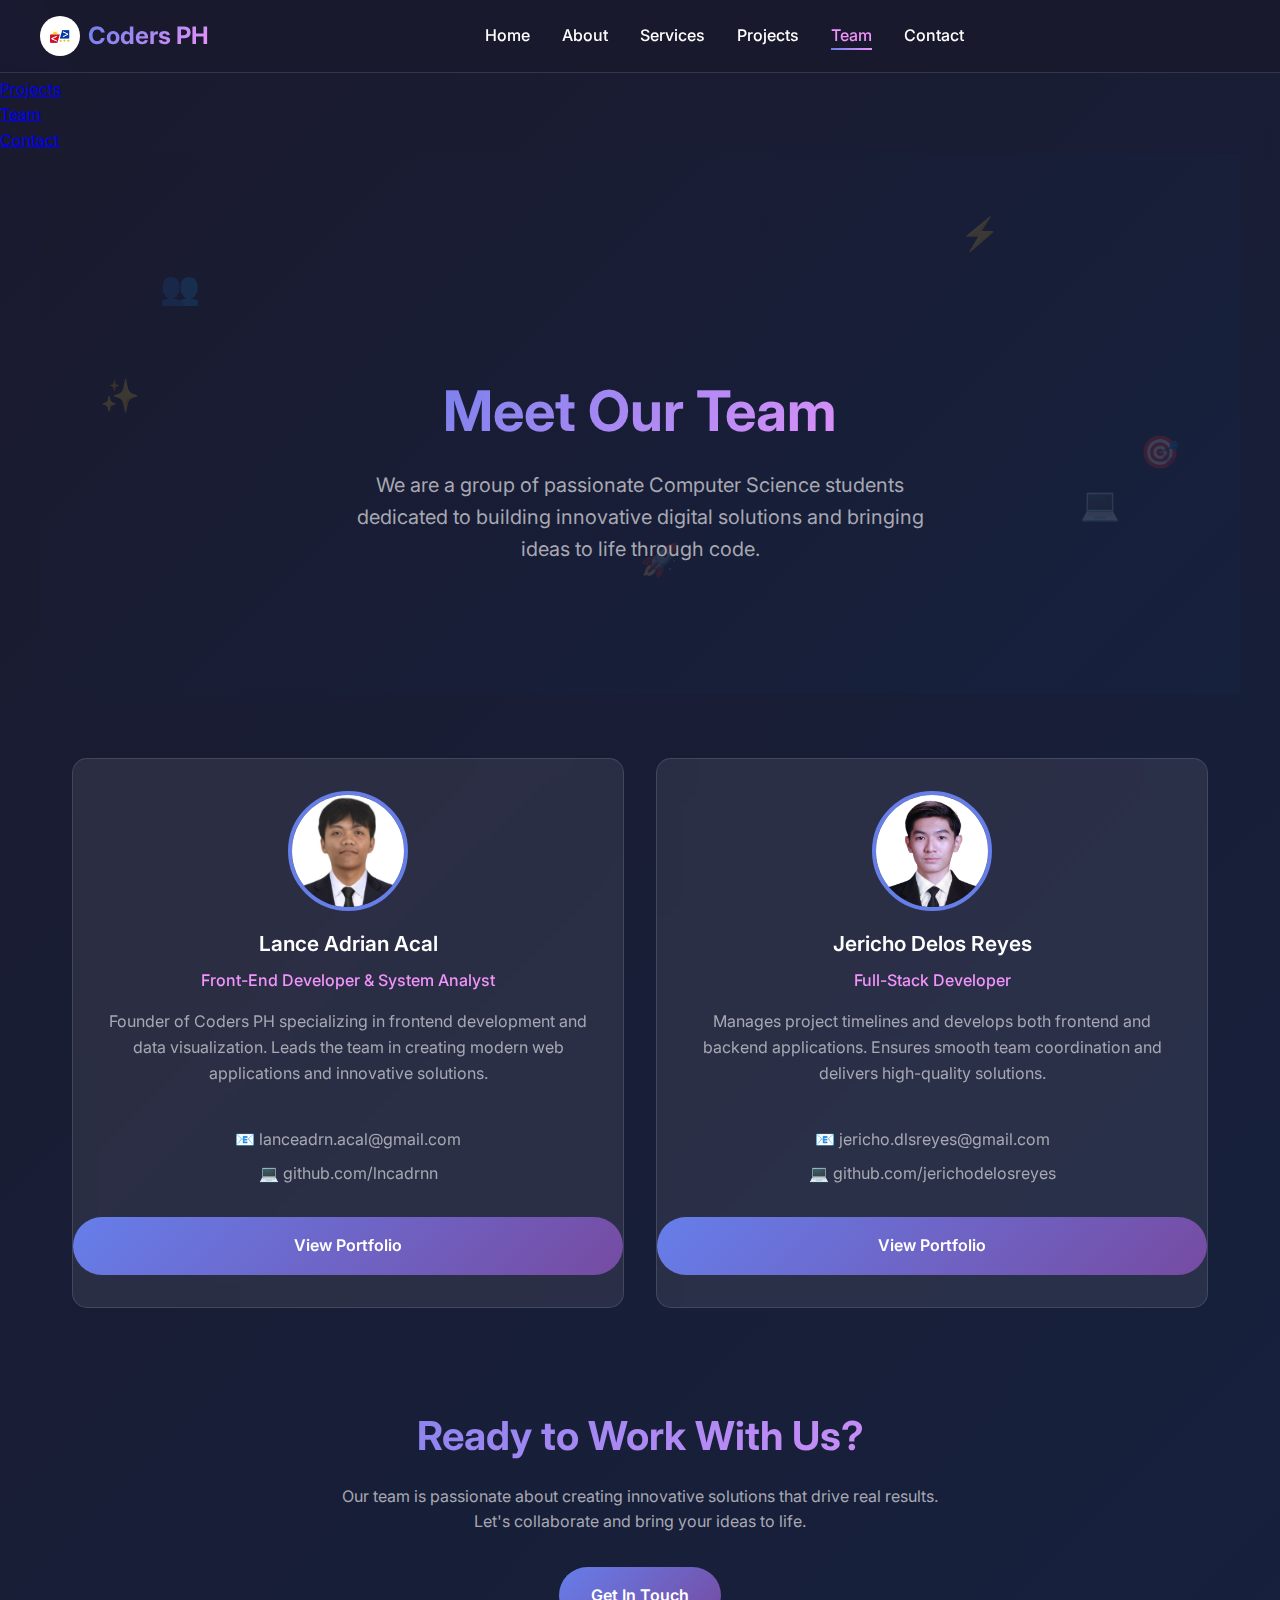
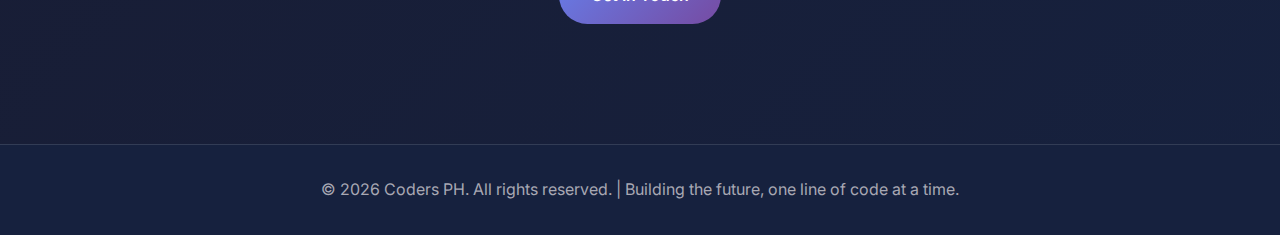
<file: team.html>
<!DOCTYPE html>
<html lang="en">
<head>
  <meta charset="UTF-8">
  <meta name="viewport" content="width=device-width, initial-scale=1.0">
  <title>Meet Our Team | Coders PH</title>
  <link rel="icon" type="image/png" href="img/Logo.png">
  <link rel="stylesheet" href="sub index/style.css">
</head>
<body>
  <!-- Navigation -->
  <nav class="navbar">
    <div class="nav-container">
      <div class="nav-logo">
        <img src="img/LogoNoBG.png" alt="Coders PH Logo" class="logo" />
        <span class="brand">Coders PH</span>
      </div>
      <ul class="nav-links">
        <li><a href="index.html">Home</a></li>
        <li><a href="index.html#about">About</a></li>
        <li><a href="index.html#services">Services</a></li>
        <li><a href="index.html#featured-projects">Projects</a></li>
        <li><a href="team.html" class="active">Team</a></li>
        <li><a href="index.html#contact">Contact</a></li>
      </ul>
      <div class="mobile-menu-toggle" id="mobileMenuToggle">
        <span></span>
        <span></span>
        <span></span>
      </div>
    </div>
  </nav>
  
  <!-- Mobile Navigation -->
  <nav class="mobile-nav" id="mobileNav">
    <ul>
      <li><a href="index.html">Home</a></li>
      <li><a href="index.html#about">About</a></li>
      <li><a href="index.html#services">Services</a></li>
      <li><a href="index.html#featured-projects">Projects</a></li>
      <li><a href="team.html" class="active">Team</a></li>
      <li><a href="index.html#contact">Contact</a></li>
    </ul>
  </nav>

  <!-- Hero Section for Team Page -->
  <section class="hero" style="min-height: 60vh; padding-top: 8rem;">
    <div class="hero-background">
      <div class="floating-element">👥</div>
      <div class="floating-element">💻</div>
      <div class="floating-element">🚀</div>
      <div class="floating-element floating-element-4">⚡</div>
      <div class="floating-element floating-element-5">✨</div>
      <div class="floating-element floating-element-6">🎯</div>
    </div>
    <div class="hero-content">      <h1>Meet Our Team</h1>
      <p class="hero-desc">
        We are a group of passionate Computer Science students 
        dedicated to building innovative digital solutions and bringing ideas to life through code.
      </p>
    </div>
  </section>
  
  <!-- Team Section -->
  <section id="team" style="padding-top: 2rem;">
    <div class="team-grid">
      <!-- ========================= FIRST MEMBER ========================= -->
      <div class="team-member">
        <img src="img/Lance.png" alt="Lance Adrian Acal" class="profile-pic">
        <h3>Lance Adrian Acal</h3>
        <p class="role">Front-End Developer & System Analyst</p>
        <p>Founder of Coders PH specializing in frontend development and data visualization. Leads the team in creating modern web applications and innovative solutions.</p>
        <div class="social-links">
          <a href="mailto:lanceadrn.acal@gmail.com">📧 lanceadrn.acal@gmail.com</a>
          <a href="https://github.com/lncadrnn" target="_blank">💻 github.com/lncadrnn</a>
        </div>
        <a href="sub index/lanceportfolio.html" class="cta-button" style="margin-top: 1.5rem; width: 100%;">View Portfolio</a>
      </div>

      <!-- ========================= SECOND MEMBER ========================= -->
      <div class="team-member">
        <img src="img/Jericho.png" alt="Jericho Delos Reyes" class="profile-pic">
        <h3>Jericho Delos Reyes</h3>
        <p class="role">Full-Stack Developer</p>
        <p>Manages project timelines and develops both frontend and backend applications. Ensures smooth team coordination and delivers high-quality solutions.</p>
        <div class="social-links">
          <a href="mailto:jericho.dlsreyes@gmail.com">📧 jericho.dlsreyes@gmail.com</a>
          <a href="https://github.com/JerichoDelosReyes" target="_blank">💻 github.com/jerichodelosreyes</a>
        </div>
        <a href="sub index/jerichoportfolio.html" class="cta-button" style="margin-top: 1.5rem; width: 100%;">View Portfolio</a>
      </div>
    </div>

    <!-- Call to Action Section -->
    <div style="text-align: center; margin-top: 4rem; padding: 2rem;">
      <h2 style="margin-bottom: 1rem;">Ready to Work With Us?</h2>
      <p style="color: var(--gray); margin-bottom: 2rem; max-width: 600px; margin-left: auto; margin-right: auto;">
        Our team is passionate about creating innovative solutions that drive real results. 
        Let's collaborate and bring your ideas to life.
      </p>
      <a href="index.html#contact" class="cta-button">Get In Touch</a>
    </div>
  </section>

  <!-- Footer -->
  <footer class="footer">
    <p>© <span id="year"></span> Coders PH. All rights reserved. | Building the future, one line of code at a time.</p>
  </footer>

  <script src="sub index/main.js"></script>
</body>
</html>
</file>
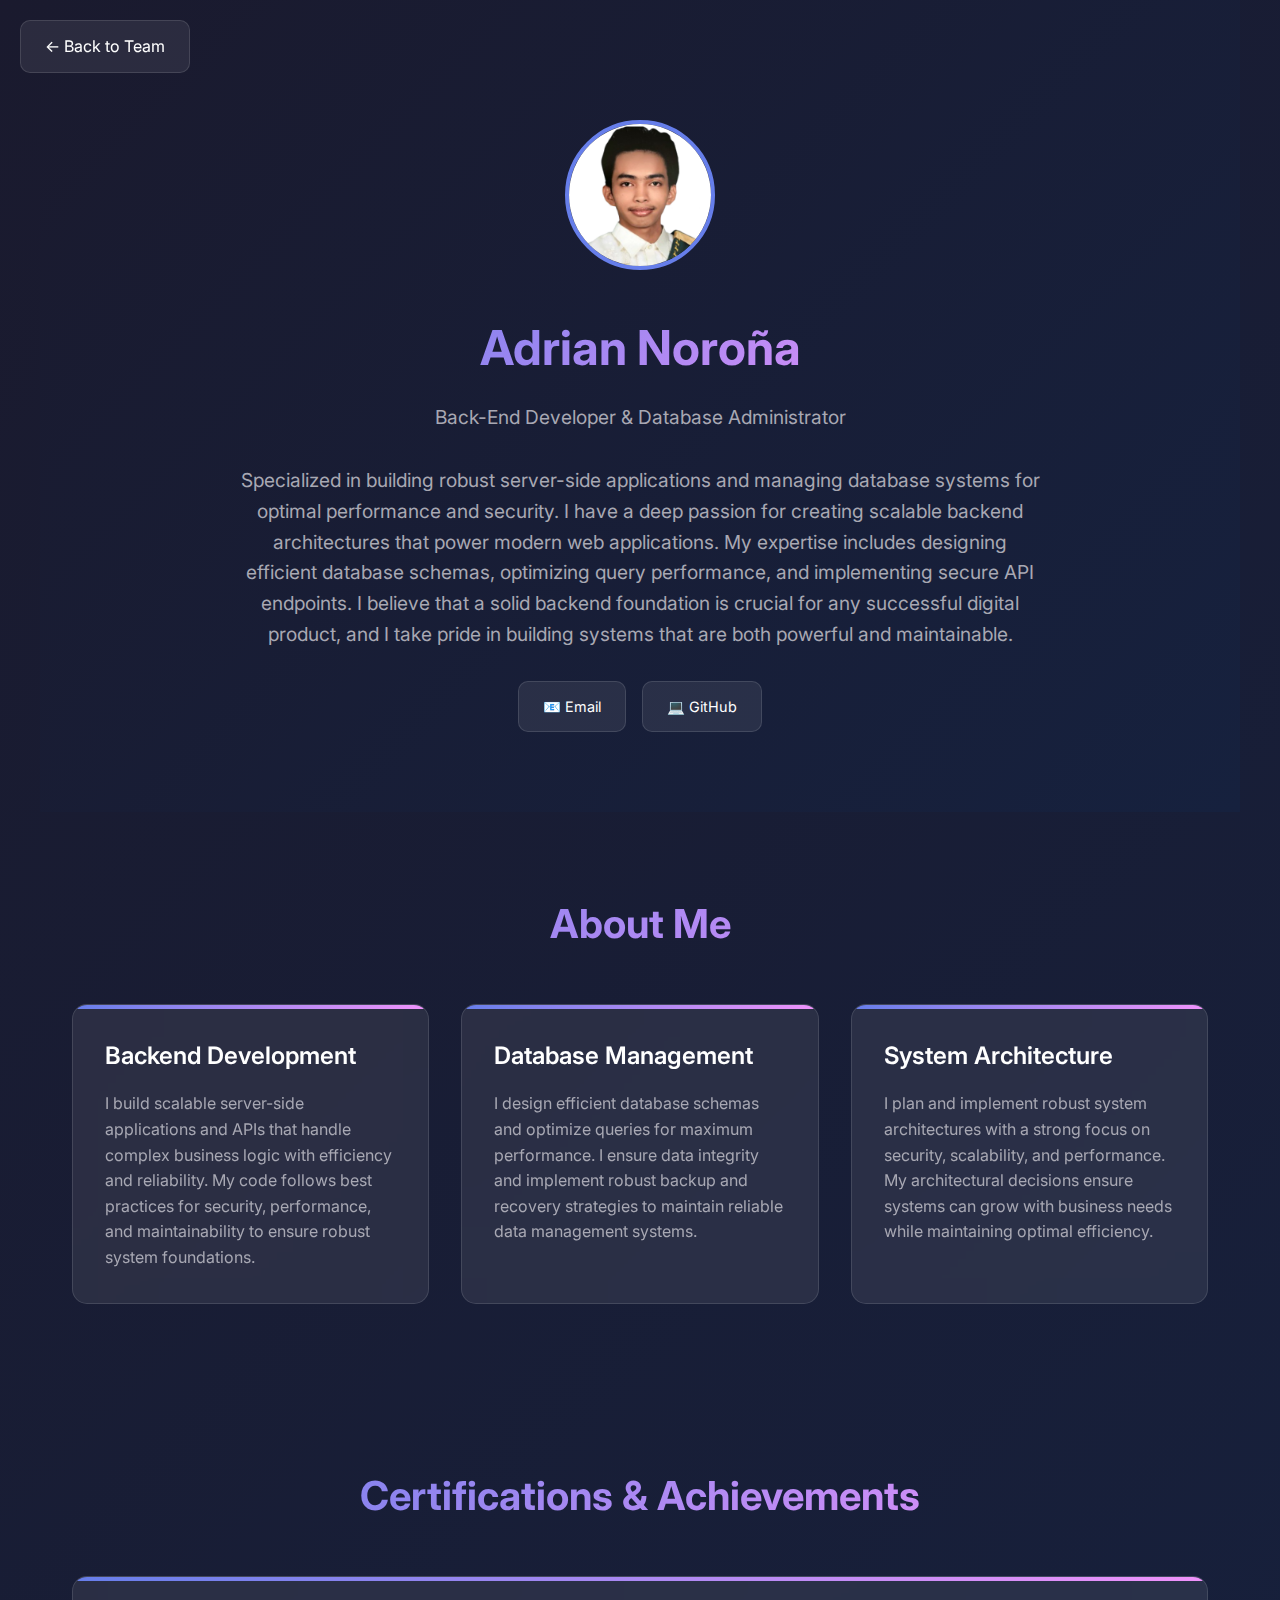
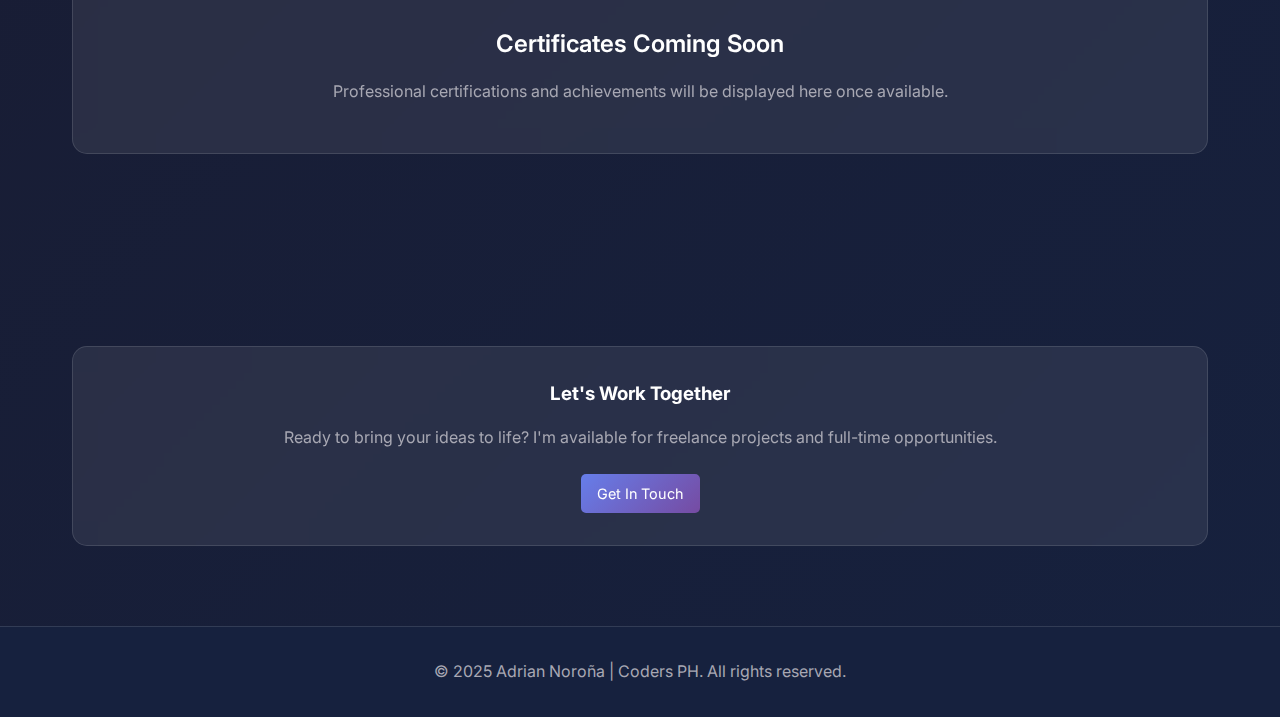
<file: sub index/adrianportfolio.html>
<!DOCTYPE html>
<html lang="en">
<head>
  <meta charset="UTF-8">
  <meta name="viewport" content="width=device-width, initial-scale=1.0">
  <title>Adrian Noroña - Portfolio | Coders PH</title>
  <link rel="icon" type="image/png" href="img/LogoNoBG.png">
  <link rel="stylesheet" href="style.css">
  <style>
    .portfolio-hero {
      background: linear-gradient(135deg, var(--dark) 0%, var(--darker) 100%);
      padding: 120px 2rem 80px;
      text-align: center;
    }
    
    .portfolio-intro {
      max-width: 800px;
      margin: 0 auto;
    }
    
    .portfolio-intro img {
      width: 150px;
      height: 150px;
      border-radius: 50%;
      margin-bottom: 2rem;
      border: 4px solid var(--primary);
    }
    
    .portfolio-intro h1 {
      font-size: 3rem;
      margin-bottom: 1rem;
      background: linear-gradient(135deg, var(--primary), var(--accent));
      background-clip: text;
      -webkit-background-clip: text;
      -webkit-text-fill-color: transparent;
    }
    
    .portfolio-intro p {
      font-size: 1.2rem;
      color: var(--gray);
      margin-bottom: 2rem;
    }
    
    .portfolio-links {
      display: flex;
      gap: 1rem;
      justify-content: center;
      flex-wrap: wrap;
    }
    
    .portfolio-link {
      padding: 0.8rem 1.5rem;
      background: var(--glass-bg);
      border: 1px solid var(--glass-border);
      border-radius: 10px;
      color: var(--light);
      text-decoration: none;
      transition: all 0.3s ease;
    }
    
    .portfolio-link:hover {
      background: var(--primary);
      transform: translateY(-2px);
    }
    
    .certificates-grid {
      display: grid;
      grid-template-columns: repeat(auto-fit, minmax(300px, 1fr));
      gap: 2rem;
      margin-top: 2rem;
    }
    
    .certificate-item {
      background: var(--glass-bg);
      backdrop-filter: blur(10px);
      border: 1px solid var(--glass-border);
      border-radius: 15px;
      padding: 2rem;
      text-align: center;
      transition: all 0.3s ease;
    }
    
    .certificate-item:hover {
      transform: translateY(-5px);
      box-shadow: 0 15px 40px rgba(102, 126, 234, 0.2);
    }
    
    .certificate-icon {
      font-size: 3rem;
      margin-bottom: 1rem;
    }
    
    .certificate-item h3 {
      color: var(--light);
      margin-bottom: 0.5rem;
    }
    
    .certificate-item p {
      color: var(--gray);
      margin-bottom: 1rem;
    }
    
    .view-certificate {
      display: inline-block;
      padding: 0.5rem 1rem;
      background: linear-gradient(135deg, var(--primary), var(--secondary));
      color: var(--light);
      text-decoration: none;
      border-radius: 5px;
      font-size: 0.9rem;
      transition: all 0.3s ease;
    }
    
    .view-certificate:hover {
      transform: translateY(-2px);
      box-shadow: 0 5px 15px rgba(102, 126, 234, 0.3);
    }
    
    .back-link {
      position: fixed;
      top: 20px;
      left: 20px;
      padding: 0.8rem 1.5rem;
      background: var(--glass-bg);
      border: 1px solid var(--glass-border);
      border-radius: 10px;
      color: var(--light);
      text-decoration: none;
      transition: all 0.3s ease;
      z-index: 1000;
    }
      .back-link:hover {
      background: linear-gradient(135deg, var(--primary), var(--accent));
    }
  </style>
</head>
<body>
  <a href="../index.html#team" class="back-link">← Back to Team</a>
    <!-- Portfolio Hero -->
  <section class="portfolio-hero">
    <div class="portfolio-intro">
      <img src="../img/adrian.png" alt="Adrian Noroña">
      <h1>Adrian Noroña</h1>      <p>Back-End Developer & Database Administrator</p>
      <p>Specialized in building robust server-side applications and managing database systems for optimal performance and security. I have a deep passion for creating scalable backend architectures that power modern web applications. My expertise includes designing efficient database schemas, optimizing query performance, and implementing secure API endpoints. I believe that a solid backend foundation is crucial for any successful digital product, and I take pride in building systems that are both powerful and maintainable.</p>
      
      <div class="portfolio-links">
        <a href="mailto:leeadrian.noroña@cvsu.edu.ph" class="portfolio-link">📧 Email</a>
        <a href="https://github.com/noronaadrian" target="_blank" class="portfolio-link">💻 GitHub</a>
      </div>
    </div>
  </section>

  <!-- About Section -->
  <section id="about">
    <h2>About Me</h2>
    <div class="cards-container">      <div class="card">
        <h3>Backend Development</h3>
        <p>I build scalable server-side applications and APIs that handle complex business logic with efficiency and reliability. My code follows best practices for security, performance, and maintainability to ensure robust system foundations.</p>
      </div>
      <div class="card">
        <h3>Database Management</h3>
        <p>I design efficient database schemas and optimize queries for maximum performance. I ensure data integrity and implement robust backup and recovery strategies to maintain reliable data management systems.</p>
      </div>
      <div class="card">
        <h3>System Architecture</h3>
        <p>I plan and implement robust system architectures with a strong focus on security, scalability, and performance. My architectural decisions ensure systems can grow with business needs while maintaining optimal efficiency.</p>
      </div>
    </div>
  </section>
  <!-- Certificates Section -->
  <section id="certificates">
    <h2>Certifications & Achievements</h2>
    <div class="certificates-grid">
      <!-- Certificate cards will be added here when available -->
      <!-- Example structure for future use:
      <div class="certificate-item">
        <div class="certificate-icon">🗄️</div>
        <h3>Database Administration</h3>
        <p>Certificate description</p>
        <a href="path/to/certificate.pdf" target="_blank" class="view-certificate">View Certificate</a>
      </div>
      -->
      <div class="card" style="text-align: center; padding: 3rem;">
        <h3>Certificates Coming Soon</h3>
        <p>Professional certifications and achievements will be displayed here once available.</p>
      </div>
    </div>
  </section>

  <!-- Contact CTA -->
  <section>
    <div class="contact-grid">      <div class="contact-item">
        <h3>Let's Work Together</h3>
        <p>Ready to bring your ideas to life? I'm available for freelance projects and full-time opportunities.</p>
        <a href="mailto:adrian@example.com" class="view-certificate" style="margin-top: 1.5rem; display: inline-block;">Get In Touch</a>
      </div>
    </div>
  </section>

  <!-- Footer -->
  <footer class="footer">
    <p>© 2025 Adrian Noroña | Coders PH. All rights reserved.</p>
  </footer>

  <script src="main.js"></script>
</body>
</html>
</file>
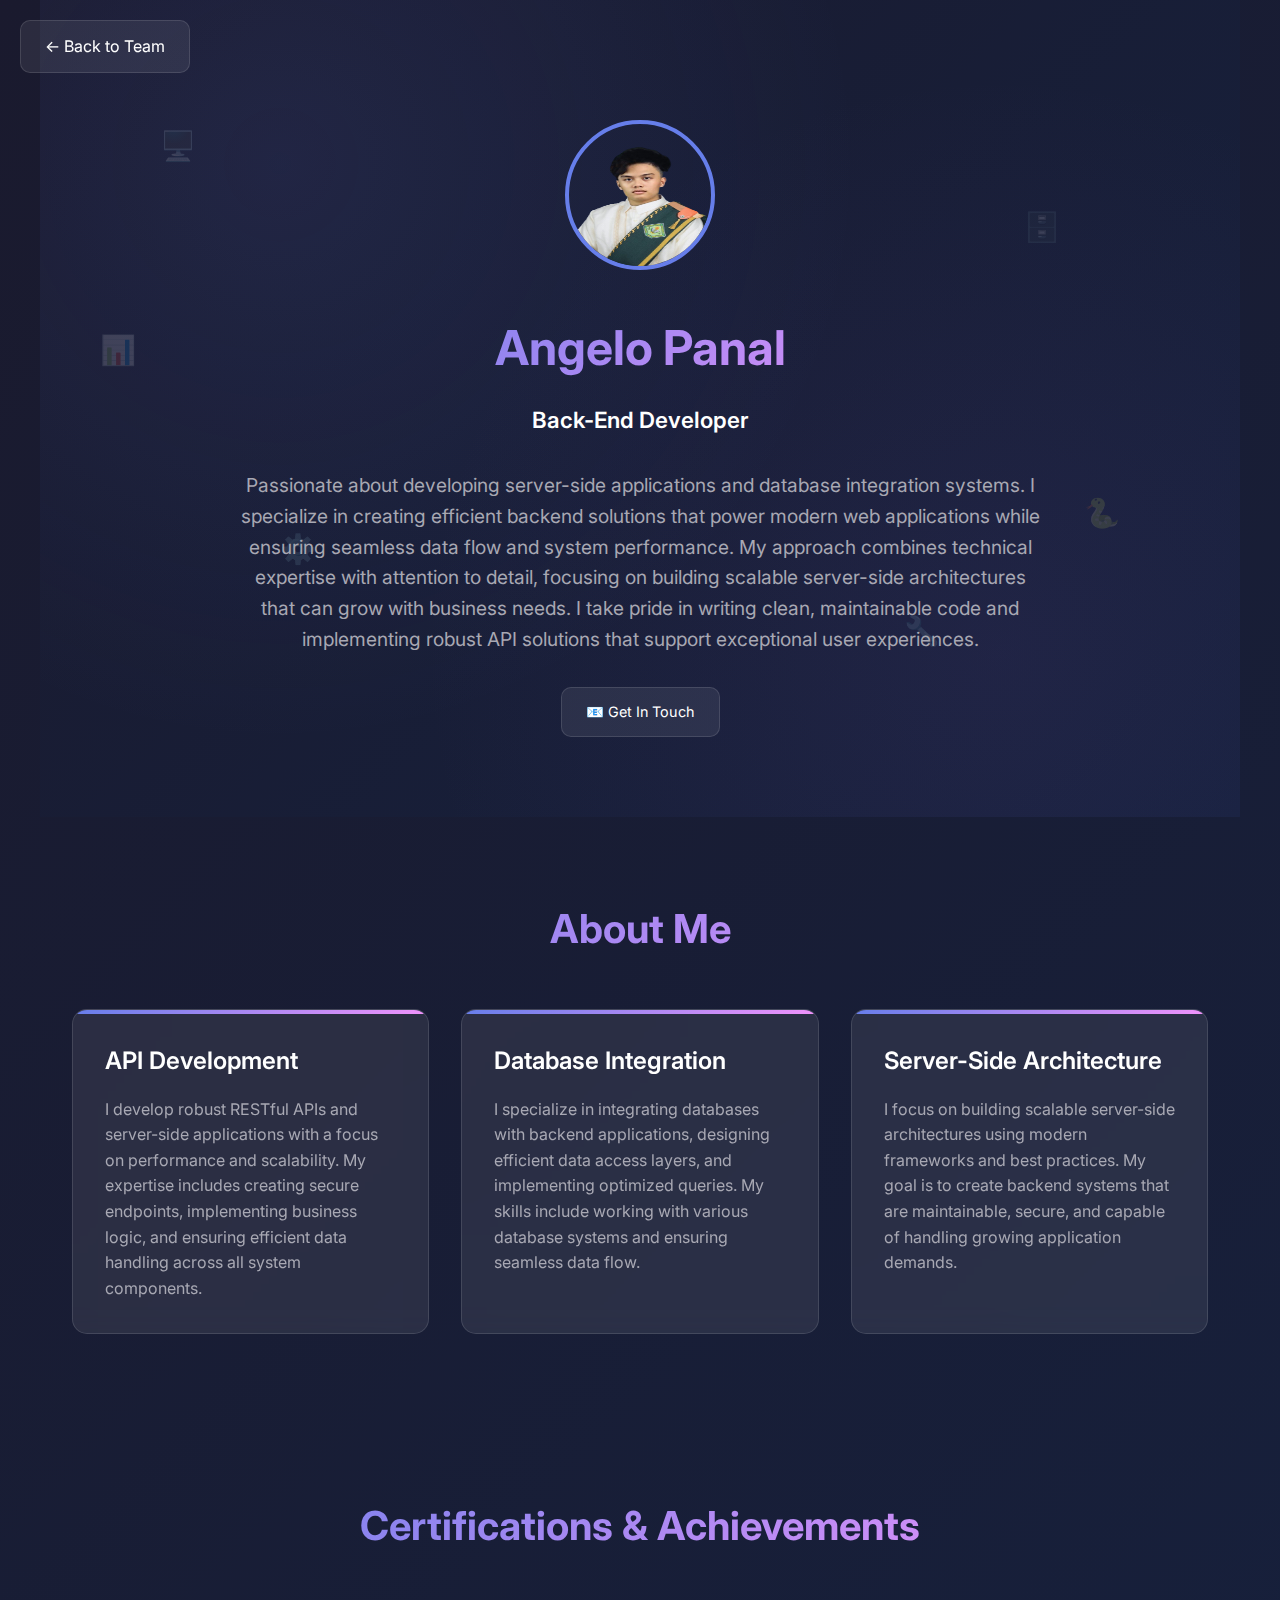
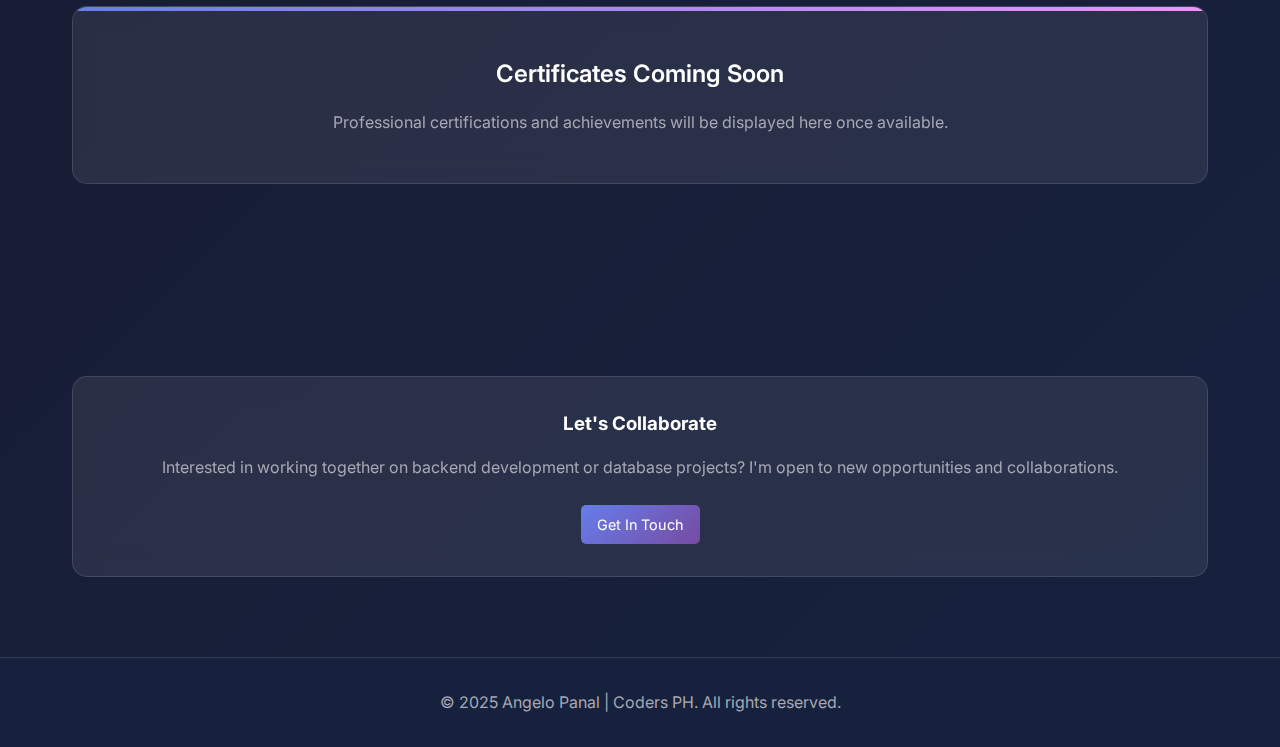
<file: sub index/angeloportfolio.html>
<!DOCTYPE html>
<html lang="en">
<head>
  <meta charset="UTF-8">
  <meta name="viewport" content="width=device-width, initial-scale=1.0">
  <title>Angelo Panal - Portfolio | Coders PH</title>
  <link rel="icon" type="image/png" href="img/LogoNoBG.png">
  <link rel="stylesheet" href="style.css">
  <style>
    .portfolio-hero {
      background: linear-gradient(135deg, var(--dark) 0%, var(--darker) 100%);
      padding: 120px 2rem 80px;
      text-align: center;
      position: relative;
      overflow: hidden;
    }
    
    .portfolio-hero::before {
      content: '';
      position: absolute;
      top: 0;
      left: 0;
      width: 100%;
      height: 100%;
      background: 
        radial-gradient(circle at 20% 20%, rgba(102, 126, 234, 0.1) 0%, transparent 50%),
        radial-gradient(circle at 80% 80%, rgba(118, 75, 162, 0.1) 0%, transparent 50%);
      z-index: 1;
    }
    
    .portfolio-floating-emoji {
      position: absolute;
      opacity: 0.15;
      font-size: 1.8rem;
      user-select: none;
      pointer-events: none;
      z-index: 2;
      animation: portfolioFloat 10s ease-in-out infinite;
    }
    
    .portfolio-floating-emoji:nth-child(1) {
      top: 15%;
      left: 10%;
      animation-delay: 0s;
    }
    
    .portfolio-floating-emoji:nth-child(2) {
      top: 25%;
      right: 15%;
      animation-delay: 2s;
      animation: portfolioFloatSlow 12s ease-in-out infinite;
    }
    
    .portfolio-floating-emoji:nth-child(3) {
      bottom: 30%;
      left: 20%;
      animation-delay: 4s;
      animation: portfolioFloatBounce 8s ease-in-out infinite;
    }
    
    .portfolio-floating-emoji:nth-child(4) {
      bottom: 20%;
      right: 25%;
      animation-delay: 6s;
      animation: portfolioFloatRotate 14s linear infinite;
    }
    
    .portfolio-floating-emoji:nth-child(5) {
      top: 40%;
      left: 5%;
      animation-delay: 1s;
      animation: portfolioFloatSlow 11s ease-in-out infinite;
    }
    
    .portfolio-floating-emoji:nth-child(6) {
      top: 60%;
      right: 10%;
      animation-delay: 3s;
      animation: portfolioFloatBounce 9s ease-in-out infinite;
    }
    
    @keyframes portfolioFloat {
      0%, 100% { 
        transform: translateY(0px) translateX(0px) scale(1);
        opacity: 0.15;
      }
      33% { 
        transform: translateY(-15px) translateX(10px) scale(1.05);
        opacity: 0.25;
      }
      66% { 
        transform: translateY(-8px) translateX(-5px) scale(0.95);
        opacity: 0.2;
      }
    }
    
    @keyframes portfolioFloatSlow {
      0%, 100% { 
        transform: translateY(0px) translateX(0px) scale(1);
        opacity: 0.15;
      }
      50% { 
        transform: translateY(-20px) translateX(15px) scale(1.1);
        opacity: 0.3;
      }
      66% { 
        transform: translateY(-8px) translateX(12px) scale(0.98);
        opacity: 0.18;
      }
    }
    
    @keyframes portfolioFloatBounce {
      0%, 100% { 
        transform: translateY(0px) scale(1);
        opacity: 0.15;
      }
      25% { 
        transform: translateY(-25px) scale(1.08);
        opacity: 0.28;
      }
      75% { 
        transform: translateY(-12px) scale(1.03);
        opacity: 0.2;
      }
    }
    
    @keyframes portfolioFloatRotate {
      0%, 100% { 
        transform: rotate(0deg) translateY(0px);
        opacity: 0.15;
      }
      50% { 
        transform: rotate(180deg) translateY(-18px);
        opacity: 0.25;
      }
    }
    
    .portfolio-intro {
      max-width: 800px;
      margin: 0 auto;
    }
    
    .portfolio-intro img {
      width: 150px;
      height: 150px;
      border-radius: 50%;
      margin-bottom: 2rem;
      border: 4px solid var(--primary);
    }
    
    .portfolio-intro h1 {
      font-size: 3rem;
      margin-bottom: 1rem;
      background: linear-gradient(135deg, var(--primary), var(--accent));
      background-clip: text;
      -webkit-background-clip: text;
      -webkit-text-fill-color: transparent;
      position: relative;
      z-index: 3;
    }
    
    .portfolio-intro p {
      font-size: 1.2rem;
      line-height: 1.6;
      color: var(--gray);
      margin-bottom: 2rem;
      position: relative;
      z-index: 3;
    }
    
    .portfolio-intro p:nth-of-type(1) {
      color: var(--light);
      font-weight: 600;
      font-size: 1.4rem;
    }
    
    .portfolio-links {
      display: flex;
      gap: 1rem;
      justify-content: center;
      position: relative;
      z-index: 3;
    }
    
    .portfolio-link {
      padding: 0.8rem 1.5rem;
      background: var(--glass-bg);
      border: 1px solid var(--glass-border);
      border-radius: 10px;
      color: var(--light);
      text-decoration: none;
      transition: all 0.3s ease;
    }
    
    .portfolio-link:hover {
      background: linear-gradient(135deg, var(--primary), var(--accent));
      color: black;
      transform: translateY(-3px);
    }
    
    .certificates-grid {
      display: grid;
      grid-template-columns: repeat(auto-fit, minmax(280px, 1fr));
      gap: 2rem;
      max-width: 1200px;
      margin: 0 auto;
    }
    
    .certificate-item {
      background: var(--glass-bg);
      border: 1px solid var(--glass-border);
      border-radius: 15px;
      padding: 2rem;
      text-align: center;
      transition: all 0.3s ease;
    }
    
    .certificate-item:hover {
      transform: translateY(-5px);
      box-shadow: 0 15px 40px rgba(102, 126, 234, 0.2);
    }
    
    .certificate-icon {
      font-size: 3rem;
      margin-bottom: 1rem;
    }
    
    .certificate-item h3 {
      color: var(--light);
      margin-bottom: 0.5rem;
    }
    
    .certificate-item p {
      color: var(--gray);
      margin-bottom: 1rem;
    }
    
    .view-certificate {
      display: inline-block;
      padding: 0.5rem 1rem;
      background: linear-gradient(135deg, var(--primary), var(--secondary));
      color: var(--light);
      text-decoration: none;
      border-radius: 5px;
      font-size: 0.9rem;
      transition: all 0.3s ease;
    }
    
    .view-certificate:hover {
      transform: translateY(-2px);
      box-shadow: 0 5px 15px rgba(102, 126, 234, 0.3);
    }
    
    .back-link {
      position: fixed;
      top: 20px;
      left: 20px;
      padding: 0.8rem 1.5rem;
      background: var(--glass-bg);
      border: 1px solid var(--glass-border);
      border-radius: 10px;
      color: var(--light);
      text-decoration: none;
      transition: all 0.3s ease;
      z-index: 1000;
    }
    
    .back-link:hover {
      background: linear-gradient(135deg, var(--primary), var(--accent));
      color: black;
    }
  </style>
</head>
<body>
  <a href="../index.html#team" class="back-link">← Back to Team</a>

  <!-- Portfolio Hero -->
  <section class="portfolio-hero">
    <div class="portfolio-floating-emoji">🖥️</div>
    <div class="portfolio-floating-emoji">🗄️</div>
    <div class="portfolio-floating-emoji">⚙️</div>
    <div class="portfolio-floating-emoji">🔧</div>
    <div class="portfolio-floating-emoji">📊</div>
    <div class="portfolio-floating-emoji">🐍</div>
      <div class="portfolio-intro">
      <img src="../img/angelo.png" alt="Angelo Panal">
      <h1>Angelo Panal</h1>
      <p>Back-End Developer</p>
      <p>Passionate about developing server-side applications and database integration systems. I specialize in creating efficient backend solutions that power modern web applications while ensuring seamless data flow and system performance. My approach combines technical expertise with attention to detail, focusing on building scalable server-side architectures that can grow with business needs. I take pride in writing clean, maintainable code and implementing robust API solutions that support exceptional user experiences.</p>
      
      <div class="portfolio-links">
        <a href="../index.html#contact" class="portfolio-link">📧 Get In Touch</a>
      </div>
    </div>
  </section>

  <!-- About Section -->  <section id="about">
    <h2>About Me</h2>
    <div class="cards-container">
      <div class="card">
        <h3>API Development</h3>
        <p>I develop robust RESTful APIs and server-side applications with a focus on performance and scalability. My expertise includes creating secure endpoints, implementing business logic, and ensuring efficient data handling across all system components.</p>
      </div>
      <div class="card">
        <h3>Database Integration</h3>
        <p>I specialize in integrating databases with backend applications, designing efficient data access layers, and implementing optimized queries. My skills include working with various database systems and ensuring seamless data flow.</p>
      </div>
      <div class="card">
        <h3>Server-Side Architecture</h3>
        <p>I focus on building scalable server-side architectures using modern frameworks and best practices. My goal is to create backend systems that are maintainable, secure, and capable of handling growing application demands.</p>
      </div>
    </div>
  </section>

  <!-- Certificates Section -->
  <section id="certificates">
    <h2>Certifications & Achievements</h2>
    <div class="certificates-grid">
      <!-- Certificate cards will be added here when available -->
      <!-- Example structure for future use:
      <div class="certificate-item">
        <div class="certificate-icon">🗄️</div>
        <h3>Database Administration</h3>
        <p>Certificate description</p>
        <a href="path/to/certificate.pdf" target="_blank" class="view-certificate">View Certificate</a>
      </div>
      -->
      <div class="card" style="text-align: center; padding: 3rem;">
        <h3>Certificates Coming Soon</h3>
        <p>Professional certifications and achievements will be displayed here once available.</p>
      </div>
    </div>
  </section>

  <!-- Contact CTA -->
  <section>
    <div class="contact-grid">
      <div class="contact-item">
        <h3>Let's Collaborate</h3>
        <p>Interested in working together on backend development or database projects? I'm open to new opportunities and collaborations.</p>
        <a href="../index.html#contact" class="view-certificate" style="margin-top: 1.5rem; display: inline-block;">Get In Touch</a>
      </div>
    </div>
  </section>

  <!-- Footer -->
  <footer class="footer">
    <p>© 2025 Angelo Panal | Coders PH. All rights reserved.</p>
  </footer>

  <script src="main.js"></script>
</body>
</html>
</file>
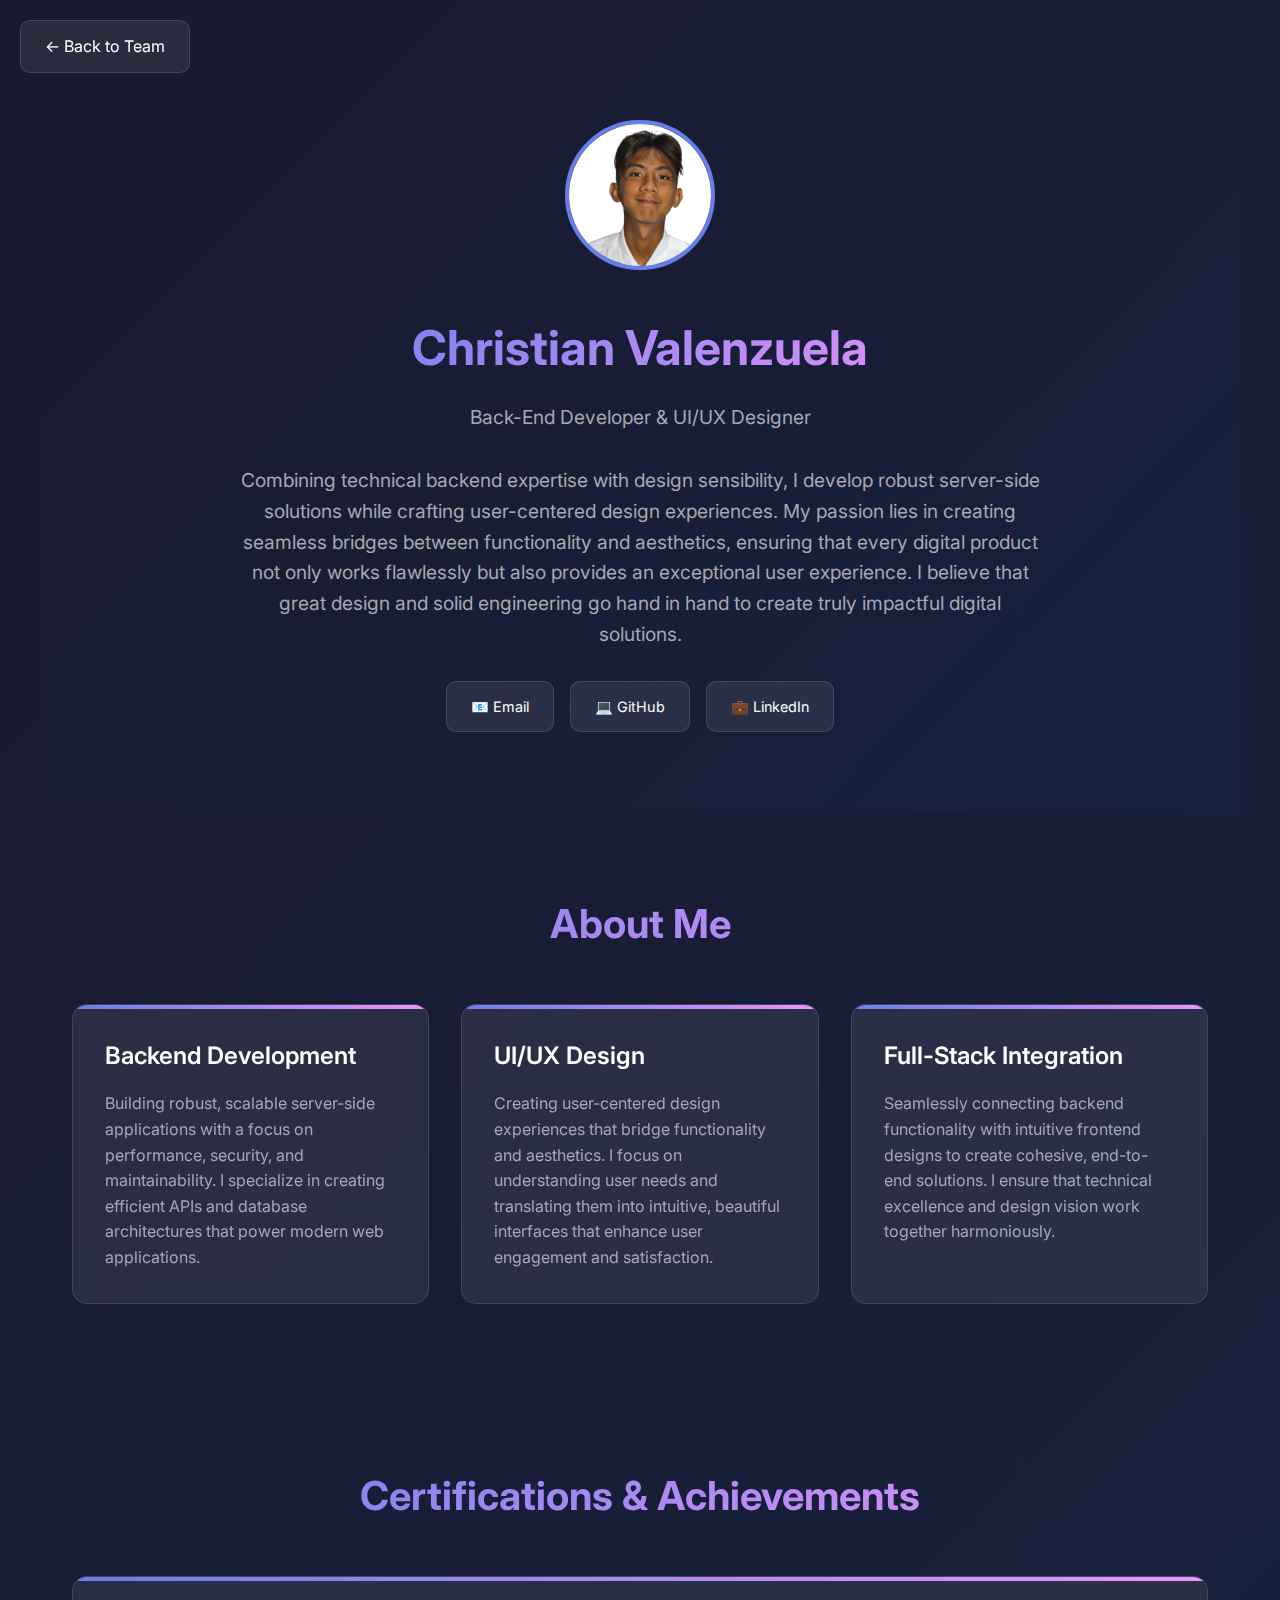
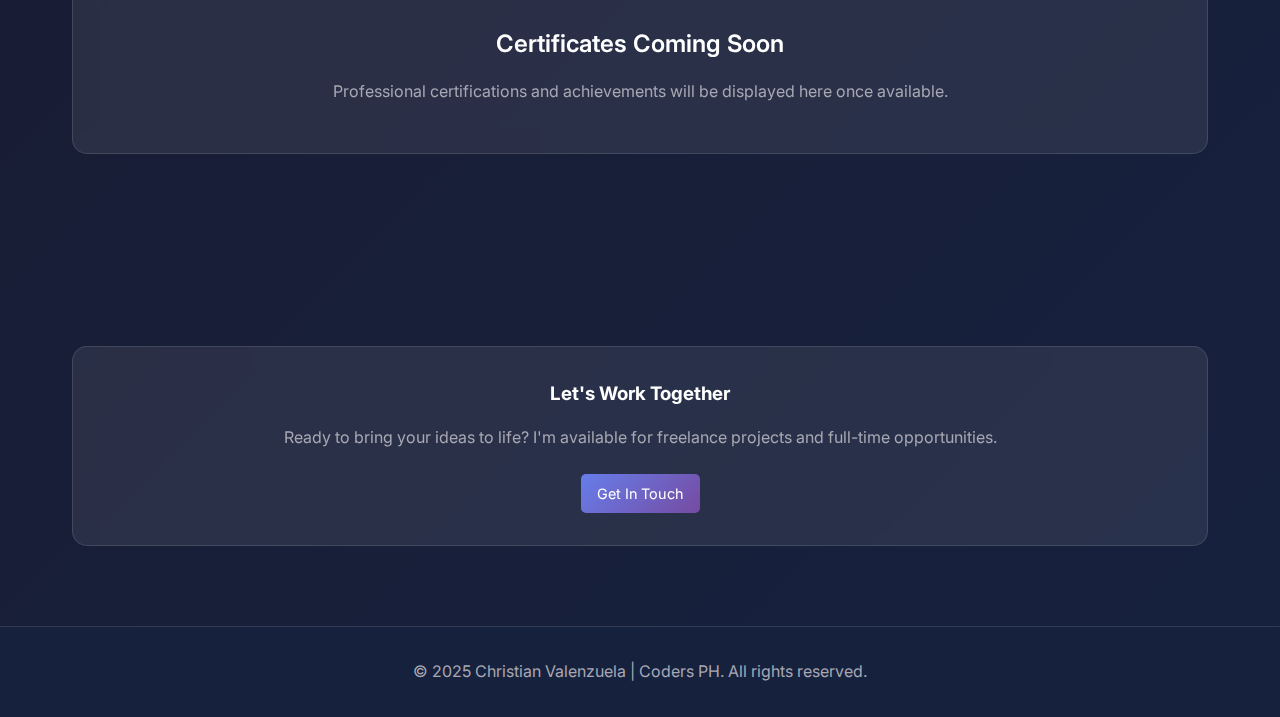
<file: sub index/christianportfolio.html>
<!DOCTYPE html>
<html lang="en">
<head>
  <meta charset="UTF-8">
  <meta name="viewport" content="width=device-width, initial-scale=1.0">
  <title>Christian Valenzuela - Portfolio | Coders PH</title>
  <link rel="icon" type="image/png" href="img/LogoNoBG.png">
  <link rel="stylesheet" href="style.css">
  <style>
    .portfolio-hero {
      background: linear-gradient(135deg, var(--dark) 0%, var(--darker) 100%);
      padding: 120px 2rem 80px;
      text-align: center;
    }
    
    .portfolio-intro {
      max-width: 800px;
      margin: 0 auto;
    }
    
    .portfolio-intro img {
      width: 150px;
      height: 150px;
      border-radius: 50%;
      margin-bottom: 2rem;
      border: 4px solid var(--primary);
    }
    
    .portfolio-intro h1 {
      font-size: 3rem;
      margin-bottom: 1rem;
      background: linear-gradient(135deg, var(--primary), var(--accent));
      background-clip: text;
      -webkit-background-clip: text;
      -webkit-text-fill-color: transparent;
    }
    
    .portfolio-intro p {
      font-size: 1.2rem;
      color: var(--gray);
      margin-bottom: 2rem;
    }
    
    .portfolio-links {
      display: flex;
      gap: 1rem;
      justify-content: center;
      flex-wrap: wrap;
    }
    
    .portfolio-link {
      padding: 0.8rem 1.5rem;
      background: var(--glass-bg);
      border: 1px solid var(--glass-border);
      border-radius: 10px;
      color: var(--light);
      text-decoration: none;
      transition: all 0.3s ease;
    }
    
    .portfolio-link:hover {
      background: var(--primary);
      transform: translateY(-2px);
    }
    
    .certificates-grid {
      display: grid;
      grid-template-columns: repeat(auto-fit, minmax(300px, 1fr));
      gap: 2rem;
      margin-top: 2rem;
    }
    
    .certificate-item {
      background: var(--glass-bg);
      backdrop-filter: blur(10px);
      border: 1px solid var(--glass-border);
      border-radius: 15px;
      padding: 2rem;
      text-align: center;
      transition: all 0.3s ease;
    }
    
    .certificate-item:hover {
      transform: translateY(-5px);
      box-shadow: 0 15px 40px rgba(102, 126, 234, 0.2);
    }
    
    .certificate-icon {
      font-size: 3rem;
      margin-bottom: 1rem;
    }
    
    .certificate-item h3 {
      color: var(--light);
      margin-bottom: 0.5rem;
    }
    
    .certificate-item p {
      color: var(--gray);
      margin-bottom: 1rem;
    }
    
    .view-certificate {
      display: inline-block;
      padding: 0.5rem 1rem;
      background: linear-gradient(135deg, var(--primary), var(--secondary));
      color: var(--light);
      text-decoration: none;
      border-radius: 5px;
      font-size: 0.9rem;
      transition: all 0.3s ease;
    }
    
    .view-certificate:hover {
      transform: translateY(-2px);
      box-shadow: 0 5px 15px rgba(102, 126, 234, 0.3);
    }
    
    .back-link {
      position: fixed;
      top: 20px;
      left: 20px;
      padding: 0.8rem 1.5rem;
      background: var(--glass-bg);
      border: 1px solid var(--glass-border);
      border-radius: 10px;
      color: var(--light);
      text-decoration: none;
      transition: all 0.3s ease;
      z-index: 1000;
    }
      .back-link:hover {
      background: linear-gradient(135deg, var(--primary), var(--accent));
      color: black;

    }
  </style>
</head>
<body>
  <a href="../index.html#team" class="back-link">← Back to Team</a>
    <!-- Portfolio Hero -->
  <section class="portfolio-hero">
    <div class="portfolio-intro">
      <img src="../img/christian.png" alt="Christian Valenzuela">
      <h1>Christian Valenzuela</h1>      <p>Back-End Developer & UI/UX Designer</p>
      <p>Combining technical backend expertise with design sensibility, I develop robust server-side solutions while crafting user-centered design experiences. My passion lies in creating seamless bridges between functionality and aesthetics, ensuring that every digital product not only works flawlessly but also provides an exceptional user experience. I believe that great design and solid engineering go hand in hand to create truly impactful digital solutions.</p>
      
      <div class="portfolio-links">
        <a href="mailto:christian.valenzuela.4339@gmail.com" class="portfolio-link">📧 Email</a>
        <a href="https://github.com/noxen-cv" target="_blank" class="portfolio-link">💻 GitHub</a>
        <a href="https://www.linkedin.com/in/christian-valenzuela-b68b92344/" target="_blank" class="portfolio-link">💼 LinkedIn</a>
      </div>
    </div>
  </section>

  <!-- About Section -->
  <section id="about">
    <h2>About Me</h2>
    <div class="cards-container">      <div class="card">
        <h3>Backend Development</h3>
        <p>Building robust, scalable server-side applications with a focus on performance, security, and maintainability. I specialize in creating efficient APIs and database architectures that power modern web applications.</p>
      </div>
      <div class="card">
        <h3>UI/UX Design</h3>
        <p>Creating user-centered design experiences that bridge functionality and aesthetics. I focus on understanding user needs and translating them into intuitive, beautiful interfaces that enhance user engagement and satisfaction.</p>
      </div>
      <div class="card">
        <h3>Full-Stack Integration</h3>
        <p>Seamlessly connecting backend functionality with intuitive frontend designs to create cohesive, end-to-end solutions. I ensure that technical excellence and design vision work together harmoniously.</p>
      </div>
    </div>
  </section>  <!-- Certificates Section -->
  <section id="certificates">
    <h2>Certifications & Achievements</h2>
    <div class="certificates-grid">
      <!-- Certificate cards will be added here when available -->
      <!-- Example structure for future use:
      <div class="certificate-item">
        <div class="certificate-icon">🎨</div>
        <h3>UI/UX Design</h3>
        <p>Certificate description</p>
        <a href="path/to/certificate.pdf" target="_blank" class="view-certificate">View Certificate</a>
      </div>
      -->
      <div class="card" style="text-align: center; padding: 3rem;">
        <h3>Certificates Coming Soon</h3>
        <p>Professional certifications and achievements will be displayed here once available.</p>
      </div>
    </div>
  </section>

  <!-- Contact CTA -->
  <section>
    <div class="contact-grid">      <div class="contact-item">
        <h3>Let's Work Together</h3>
        <p>Ready to bring your ideas to life? I'm available for freelance projects and full-time opportunities.</p>
        <a href="../index.html#contact" class="view-certificate" style="margin-top: 1.5rem; display: inline-block;">Get In Touch</a>
      </div>
    </div>
  </section>
  <!-- Footer -->
  <footer class="footer">
    <p>© 2025 Christian Valenzuela | Coders PH. All rights reserved.</p>
  </footer>

  <script src="main.js"></script>
</body>
</html>
</file>
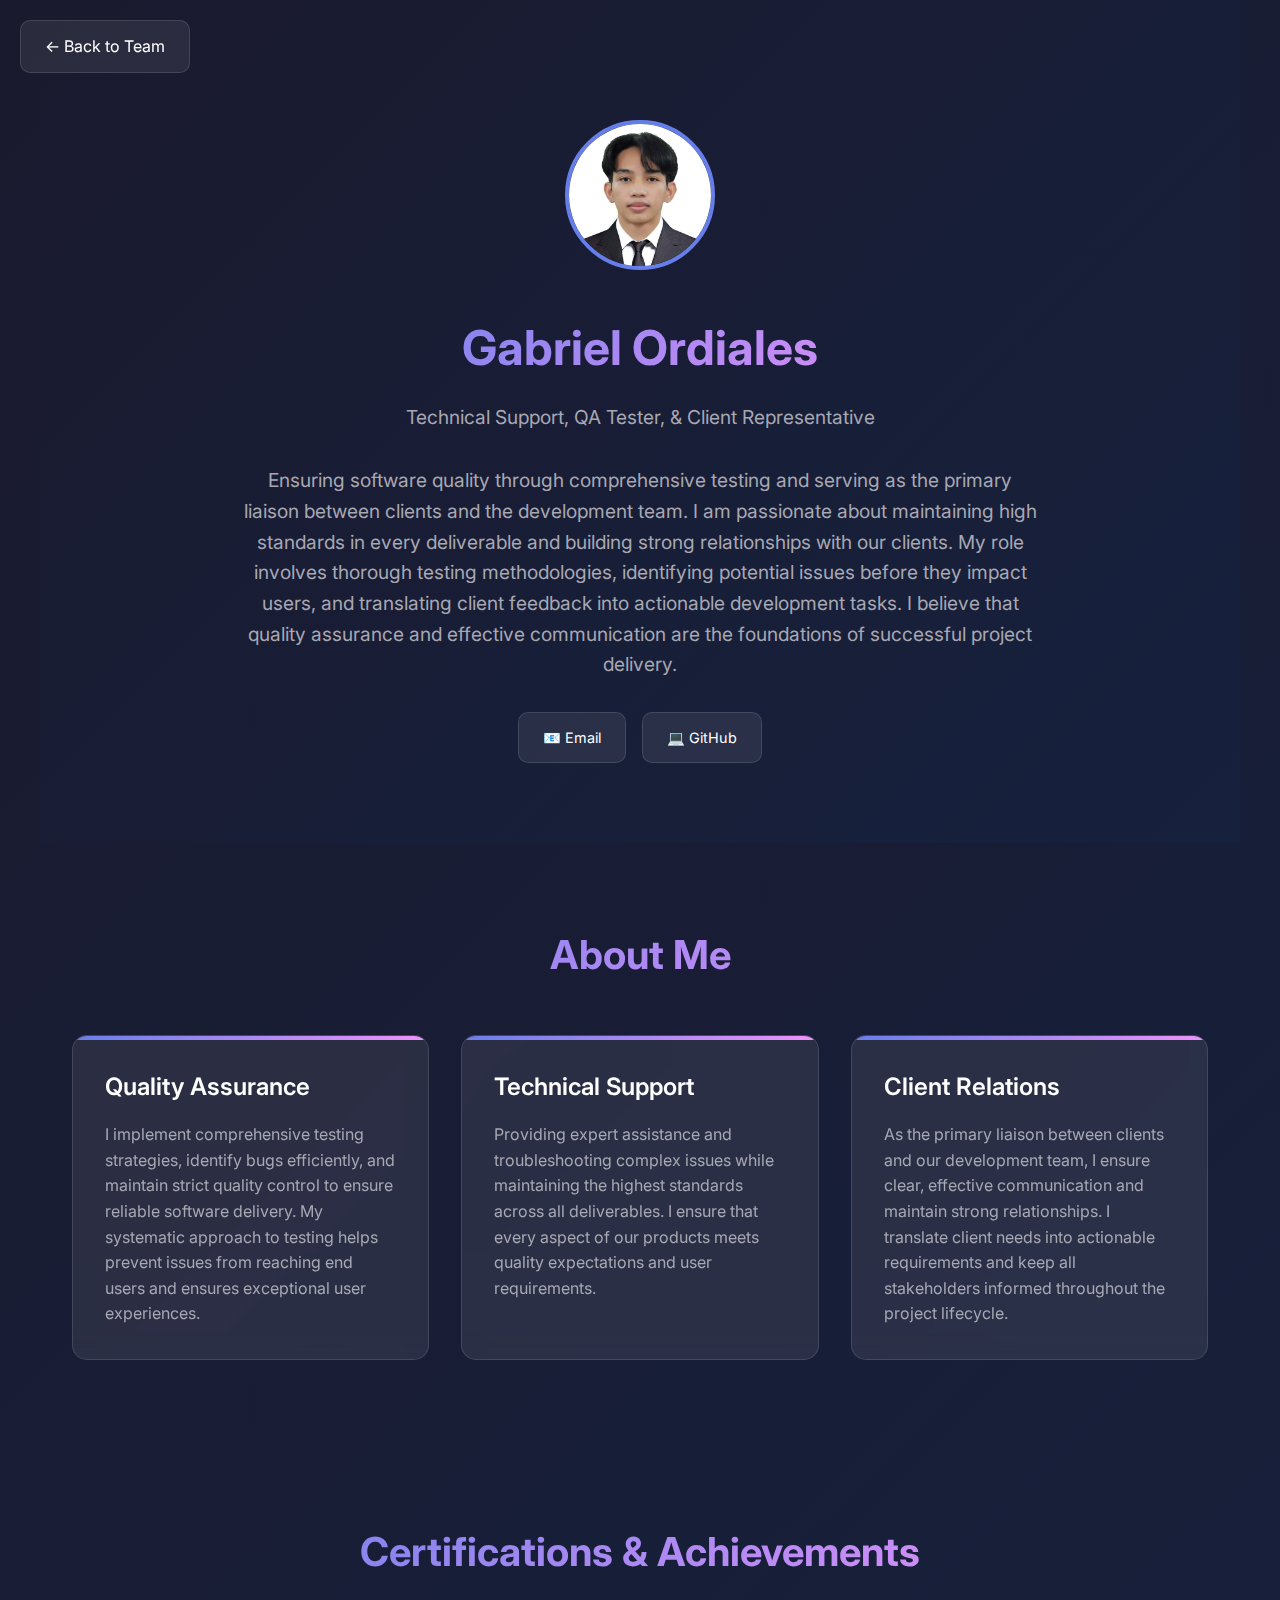
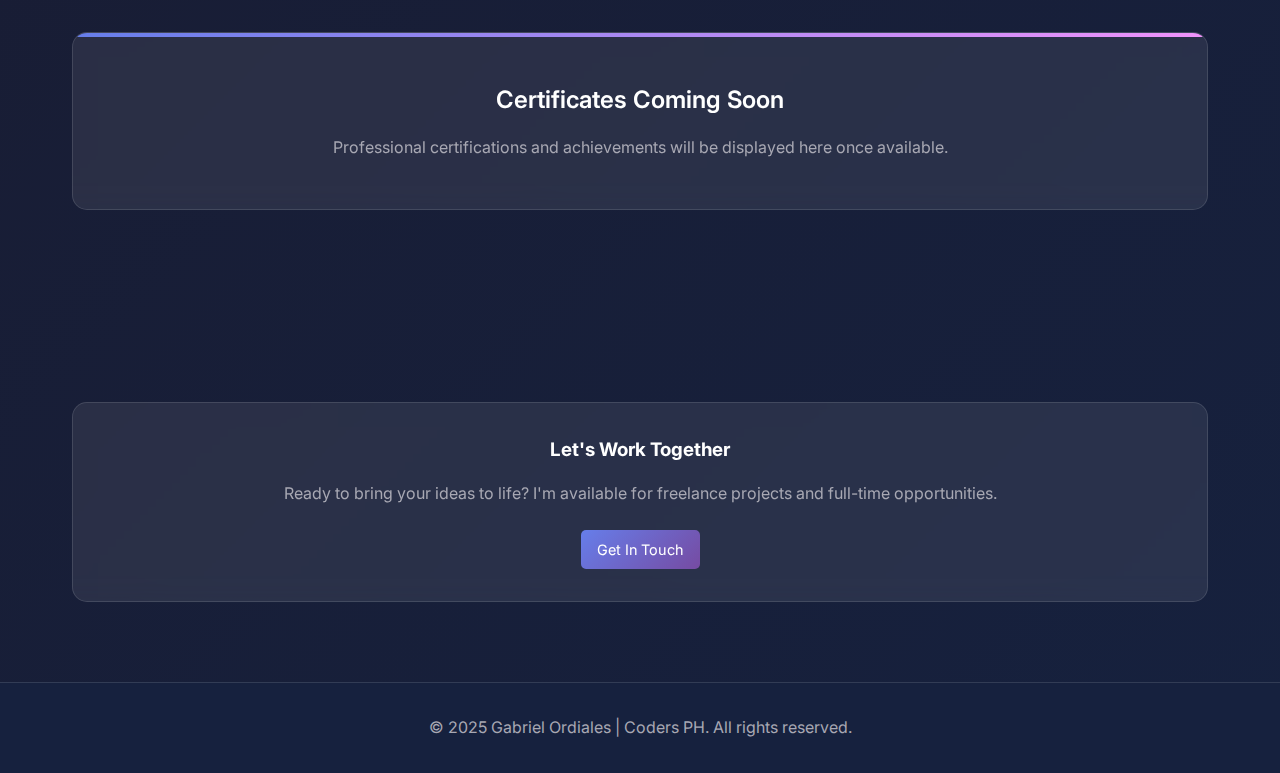
<file: sub index/gabrielportfolio.html>
<!DOCTYPE html>
<html lang="en">
<head>
  <meta charset="UTF-8">
  <meta name="viewport" content="width=device-width, initial-scale=1.0">
  <title>Gabriel Ordiales - Portfolio | Coders PH</title>
  <link rel="icon" type="image/png" href="img/LogoNoBG.png">
  <link rel="stylesheet" href="style.css">
  <style>
    .portfolio-hero {
      background: linear-gradient(135deg, var(--dark) 0%, var(--darker) 100%);
      padding: 120px 2rem 80px;
      text-align: center;
    }
    
    .portfolio-intro {
      max-width: 800px;
      margin: 0 auto;
    }
    
    .portfolio-intro img {
      width: 150px;
      height: 150px;
      border-radius: 50%;
      margin-bottom: 2rem;
      border: 4px solid var(--primary);
    }
    
    .portfolio-intro h1 {
      font-size: 3rem;
      margin-bottom: 1rem;
      background: linear-gradient(135deg, var(--primary), var(--accent));
      background-clip: text;
      -webkit-background-clip: text;
      -webkit-text-fill-color: transparent;
    }
    
    .portfolio-intro p {
      font-size: 1.2rem;
      color: var(--gray);
      margin-bottom: 2rem;
    }
    
    .portfolio-links {
      display: flex;
      gap: 1rem;
      justify-content: center;
      flex-wrap: wrap;
    }
    
    .portfolio-link {
      padding: 0.8rem 1.5rem;
      background: var(--glass-bg);
      border: 1px solid var(--glass-border);
      border-radius: 10px;
      color: var(--light);
      text-decoration: none;
      transition: all 0.3s ease;
    }
    
    .portfolio-link:hover {
      background: var(--primary);
      transform: translateY(-2px);
    }
    
    .certificates-grid {
      display: grid;
      grid-template-columns: repeat(auto-fit, minmax(300px, 1fr));
      gap: 2rem;
      margin-top: 2rem;
    }
    
    .certificate-item {
      background: var(--glass-bg);
      backdrop-filter: blur(10px);
      border: 1px solid var(--glass-border);
      border-radius: 15px;
      padding: 2rem;
      text-align: center;
      transition: all 0.3s ease;
    }
    
    .certificate-item:hover {
      transform: translateY(-5px);
      box-shadow: 0 15px 40px rgba(102, 126, 234, 0.2);
    }
    
    .certificate-icon {
      font-size: 3rem;
      margin-bottom: 1rem;
    }
    
    .certificate-item h3 {
      color: var(--light);
      margin-bottom: 0.5rem;
    }
    
    .certificate-item p {
      color: var(--gray);
      margin-bottom: 1rem;
    }
    
    .view-certificate {
      display: inline-block;
      padding: 0.5rem 1rem;
      background: linear-gradient(135deg, var(--primary), var(--secondary));
      color: var(--light);
      text-decoration: none;
      border-radius: 5px;
      font-size: 0.9rem;
      transition: all 0.3s ease;
    }
    
    .view-certificate:hover {
      transform: translateY(-2px);
      box-shadow: 0 5px 15px rgba(102, 126, 234, 0.3);
    }
    
    .back-link {
      position: fixed;
      top: 20px;
      left: 20px;
      padding: 0.8rem 1.5rem;
      background: var(--glass-bg);
      border: 1px solid var(--glass-border);
      border-radius: 10px;
      color: var(--light);
      text-decoration: none;
      transition: all 0.3s ease;
      z-index: 1000;
    }
      .back-link:hover {
      background: linear-gradient(135deg, var(--primary), var(--accent));
      color: black;
    }
  </style>
</head>
<body>
  <a href="../index.html#team" class="back-link">← Back to Team</a>
    <!-- Portfolio Hero -->
  <section class="portfolio-hero">
    <div class="portfolio-intro">
      <img src="../img/gab.jpg" alt="Gabriel Ordiales">
      <h1>Gabriel Ordiales</h1>      <p>Technical Support, QA Tester, & Client Representative</p>
      <p>Ensuring software quality through comprehensive testing and serving as the primary liaison between clients and the development team. I am passionate about maintaining high standards in every deliverable and building strong relationships with our clients. My role involves thorough testing methodologies, identifying potential issues before they impact users, and translating client feedback into actionable development tasks. I believe that quality assurance and effective communication are the foundations of successful project delivery.</p>
      
      <div class="portfolio-links">
        <a href="mailto:cristiangabriel.ordiales@cvsu.edu.ph" class="portfolio-link">📧 Email</a>
        <a href="https://github.com/cxaenj" target="_blank" class="portfolio-link">💻 GitHub</a>
      </div>
    </div>
  </section>

  <!-- About Section -->
  <section id="about">
    <h2>About Me</h2>
    <div class="cards-container">      <div class="card">
        <h3>Quality Assurance</h3>
        <p>I implement comprehensive testing strategies, identify bugs efficiently, and maintain strict quality control to ensure reliable software delivery. My systematic approach to testing helps prevent issues from reaching end users and ensures exceptional user experiences.</p>
      </div>
      <div class="card">
        <h3>Technical Support</h3>
        <p>Providing expert assistance and troubleshooting complex issues while maintaining the highest standards across all deliverables. I ensure that every aspect of our products meets quality expectations and user requirements.</p>
      </div>
      <div class="card">
        <h3>Client Relations</h3>
        <p>As the primary liaison between clients and our development team, I ensure clear, effective communication and maintain strong relationships. I translate client needs into actionable requirements and keep all stakeholders informed throughout the project lifecycle.</p>
      </div>
    </div>
  </section>
  <!-- Certificates Section -->
  <section id="certificates">
    <h2>Certifications & Achievements</h2>
    <div class="certificates-grid">
      <!-- Certificate cards will be added here when available -->
      <!-- Example structure for future use:
      <div class="certificate-item">
        <div class="certificate-icon">🔍</div>
        <h3>Software Testing</h3>
        <p>Certificate description</p>
        <a href="path/to/certificate.pdf" target="_blank" class="view-certificate">View Certificate</a>
      </div>
      -->
      <div class="card" style="text-align: center; padding: 3rem;">
        <h3>Certificates Coming Soon</h3>
        <p>Professional certifications and achievements will be displayed here once available.</p>
      </div>
    </div>
  </section>

  <!-- Contact CTA -->
  <section>
    <div class="contact-grid">      <div class="contact-item">
        <h3>Let's Work Together</h3>
        <p>Ready to bring your ideas to life? I'm available for freelance projects and full-time opportunities.</p>
        <a href="../index.html#contact" class="view-certificate" style="margin-top: 1.5rem; display: inline-block;">Get In Touch</a>
      </div>
    </div>
  </section>

  <!-- Footer -->
  <footer class="footer">
    <p>© 2025 Gabriel Ordiales | Coders PH. All rights reserved.</p>
  </footer>

  <script src="main.js"></script>
</body>
</html>
</file>
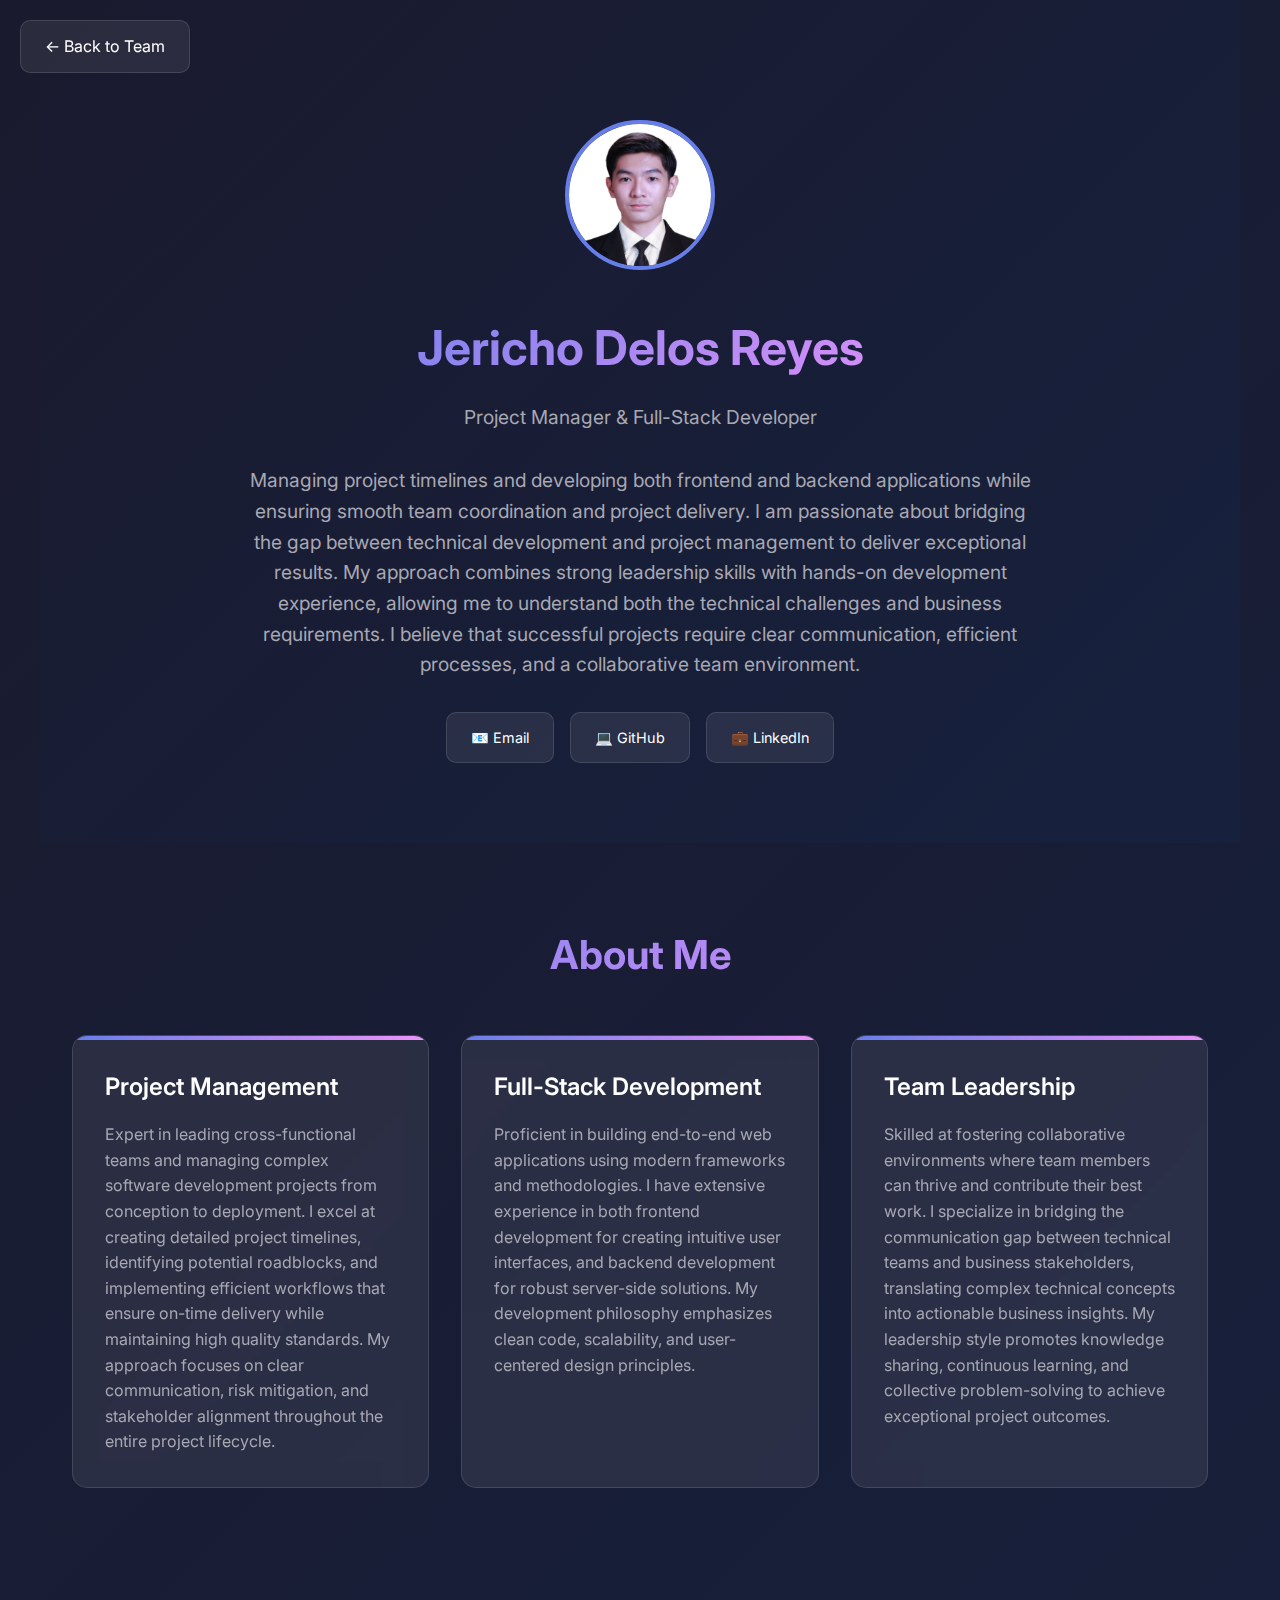
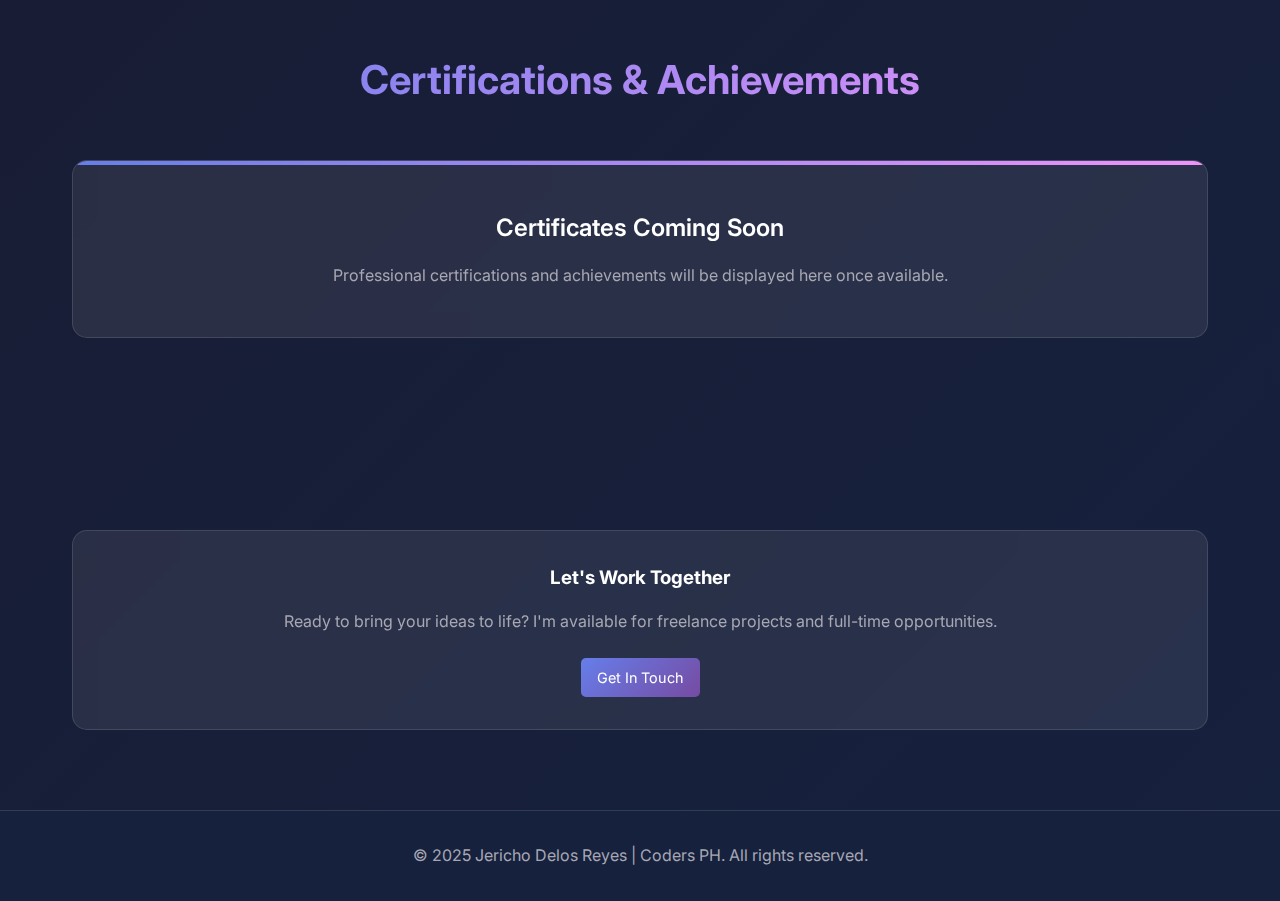
<file: sub index/jerichoportfolio.html>
<!DOCTYPE html>
<html lang="en">
<head>
  <meta charset="UTF-8">
  <meta name="viewport" content="width=device-width, initial-scale=1.0">
  <title>Jericho Delos Reyes - Portfolio | Coders PH</title>
  <link rel="icon" type="image/png" href="img/LogoNoBG.png">
  <link rel="stylesheet" href="style.css">
  <style>
    .portfolio-hero {
      background: linear-gradient(135deg, var(--dark) 0%, var(--darker) 100%);
      padding: 120px 2rem 80px;
      text-align: center;
    }
    
    .portfolio-intro {
      max-width: 800px;
      margin: 0 auto;
    }
    
    .portfolio-intro img {
      width: 150px;
      height: 150px;
      border-radius: 50%;
      margin-bottom: 2rem;
      border: 4px solid var(--primary);
    }
    
    .portfolio-intro h1 {
      font-size: 3rem;
      margin-bottom: 1rem;
      background: linear-gradient(135deg, var(--primary), var(--accent));
      background-clip: text;
      -webkit-background-clip: text;
      -webkit-text-fill-color: transparent;
    }
    
    .portfolio-intro p {
      font-size: 1.2rem;
      color: var(--gray);
      margin-bottom: 2rem;
    }
    
    .portfolio-links {
      display: flex;
      gap: 1rem;
      justify-content: center;
      flex-wrap: wrap;
    }
    
    .portfolio-link {
      padding: 0.8rem 1.5rem;
      background: var(--glass-bg);
      border: 1px solid var(--glass-border);
      border-radius: 10px;
      color: var(--light);
      text-decoration: none;
      transition: all 0.3s ease;
    }
    
    .portfolio-link:hover {
      background: var(--primary);
      transform: translateY(-2px);
    }
    
    .certificates-grid {
      display: grid;
      grid-template-columns: repeat(auto-fit, minmax(300px, 1fr));
      gap: 2rem;
      margin-top: 2rem;
    }
    
    .certificate-item {
      background: var(--glass-bg);
      backdrop-filter: blur(10px);
      border: 1px solid var(--glass-border);
      border-radius: 15px;
      padding: 2rem;
      text-align: center;
      transition: all 0.3s ease;
    }
    
    .certificate-item:hover {
      transform: translateY(-5px);
      box-shadow: 0 15px 40px rgba(102, 126, 234, 0.2);
    }
    
    .certificate-icon {
      font-size: 3rem;
      margin-bottom: 1rem;
    }
    
    .certificate-item h3 {
      color: var(--light);
      margin-bottom: 0.5rem;
    }
    
    .certificate-item p {
      color: var(--gray);
      margin-bottom: 1rem;
    }
    
    .view-certificate {
      display: inline-block;
      padding: 0.5rem 1rem;
      background: linear-gradient(135deg, var(--primary), var(--secondary));
      color: var(--light);
      text-decoration: none;
      border-radius: 5px;
      font-size: 0.9rem;
      transition: all 0.3s ease;
    }
    
    .view-certificate:hover {
      transform: translateY(-2px);
      box-shadow: 0 5px 15px rgba(102, 126, 234, 0.3);
    }
    
    .back-link {
      position: fixed;
      top: 20px;
      left: 20px;
      padding: 0.8rem 1.5rem;
      background: var(--glass-bg);
      border: 1px solid var(--glass-border);
      border-radius: 10px;
      color: var(--light);
      text-decoration: none;
      transition: all 0.3s ease;
      z-index: 1000;
    }
      .back-link:hover {
      background: linear-gradient(135deg, var(--primary), var(--accent));
      color: black;

    }
  </style>
</head>
<body>
  <a href="../index.html#team" class="back-link">← Back to Team</a>
    <!-- Portfolio Hero -->
  <section class="portfolio-hero">
    <div class="portfolio-intro">
      <img src="../img/Jericho.png" alt="Jericho Delos Reyes">
      <h1>Jericho Delos Reyes</h1>      <p>Project Manager & Full-Stack Developer</p>
      <p>Managing project timelines and developing both frontend and backend applications while ensuring smooth team coordination and project delivery. I am passionate about bridging the gap between technical development and project management to deliver exceptional results. My approach combines strong leadership skills with hands-on development experience, allowing me to understand both the technical challenges and business requirements. I believe that successful projects require clear communication, efficient processes, and a collaborative team environment.</p>
        <div class="portfolio-links">
        <a href="mailto:jericho.dlsreyes@gmail.com" class="portfolio-link">📧 Email</a>
        <a href="https://github.com/jerichodelosreyes" target="_blank" class="portfolio-link">💻 GitHub</a>
        <a href="https://www.linkedin.com/in/jericho-delos-reyes-007468354/" target="_blank" class="portfolio-link">💼 LinkedIn</a>
      </div>
    </div>
  </section>
  <!-- About Section -->
  <section id="about">
    <h2>About Me</h2>
    <div class="cards-container">
      <div class="card">
        <h3>Project Management</h3>
        <p>Expert in leading cross-functional teams and managing complex software development projects from conception to deployment. I excel at creating detailed project timelines, identifying potential roadblocks, and implementing efficient workflows that ensure on-time delivery while maintaining high quality standards. My approach focuses on clear communication, risk mitigation, and stakeholder alignment throughout the entire project lifecycle.</p>
      </div>      <div class="card">
        <h3>Full-Stack Development</h3>
        <p>Proficient in building end-to-end web applications using modern frameworks and methodologies. I have extensive experience in both frontend development for creating intuitive user interfaces, and backend development for robust server-side solutions. My development philosophy emphasizes clean code, scalability, and user-centered design principles.</p>
      </div>
      <div class="card">
        <h3>Team Leadership</h3>
        <p>Skilled at fostering collaborative environments where team members can thrive and contribute their best work. I specialize in bridging the communication gap between technical teams and business stakeholders, translating complex technical concepts into actionable business insights. My leadership style promotes knowledge sharing, continuous learning, and collective problem-solving to achieve exceptional project outcomes.</p>
      </div>
    </div>
  </section>
  <!-- Certificates Section -->
  <section id="certificates">
    <h2>Certifications & Achievements</h2>
    <div class="certificates-grid">
      <!-- Certificate cards will be added here when available -->
      <!-- Example structure for future use:
      <div class="certificate-item">
        <div class="certificate-icon">📋</div>
        <h3>Project Management</h3>
        <p>Certificate description</p>
        <a href="path/to/certificate.pdf" target="_blank" class="view-certificate">View Certificate</a>
      </div>
      -->
      <div class="card" style="text-align: center; padding: 3rem;">
        <h3>Certificates Coming Soon</h3>
        <p>Professional certifications and achievements will be displayed here once available.</p>
      </div>
    </div>
  </section>
  <!-- Contact CTA -->
  <section>
    <div class="contact-grid">      <div class="contact-item">
        <h3>Let's Work Together</h3>
        <p>Ready to bring your ideas to life? I'm available for freelance projects and full-time opportunities.</p>
        <a href="../index.html#contact" class="view-certificate" style="margin-top: 1.5rem; display: inline-block;">Get In Touch</a>
      </div>
    </div>
  </section>

  <!-- Footer -->
  <footer class="footer">
    <p>© 2025 Jericho Delos Reyes | Coders PH. All rights reserved.</p>
  </footer>

  <script src="main.js"></script>
</body>
</html>
</file>
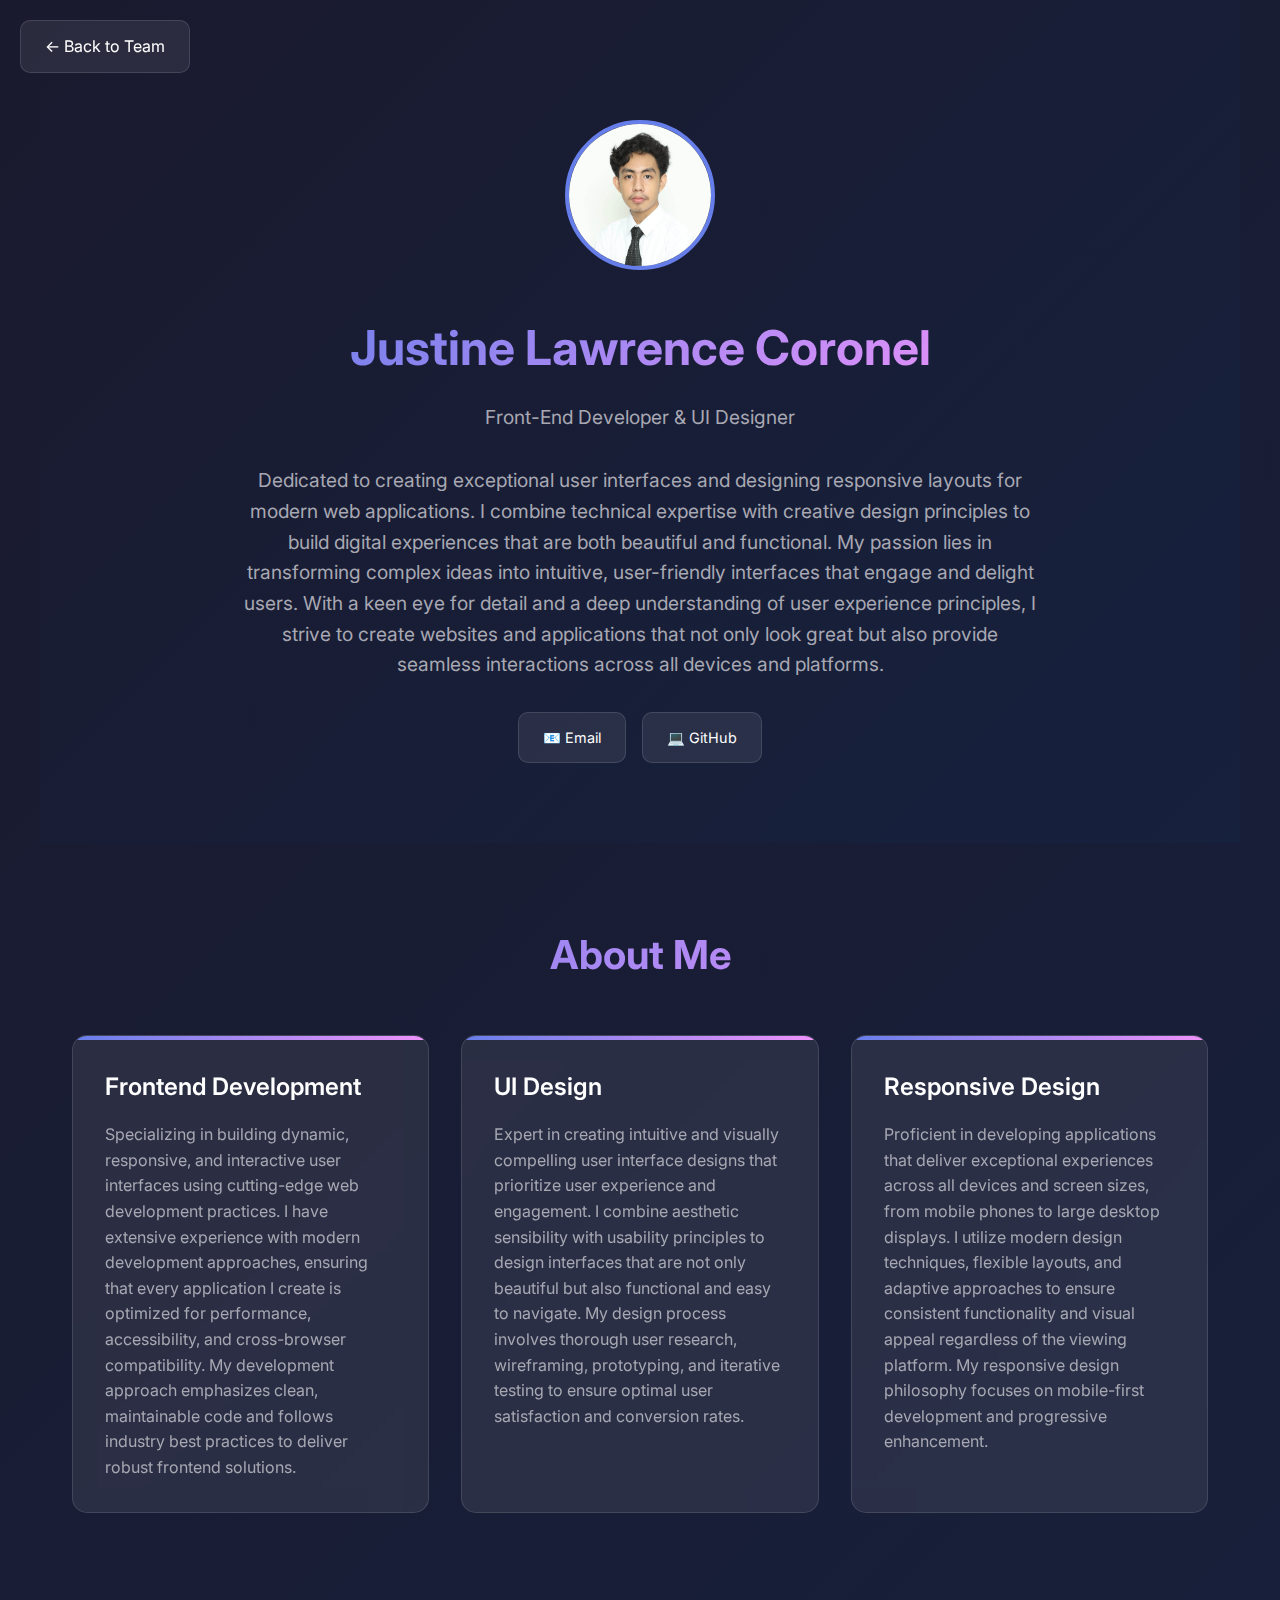
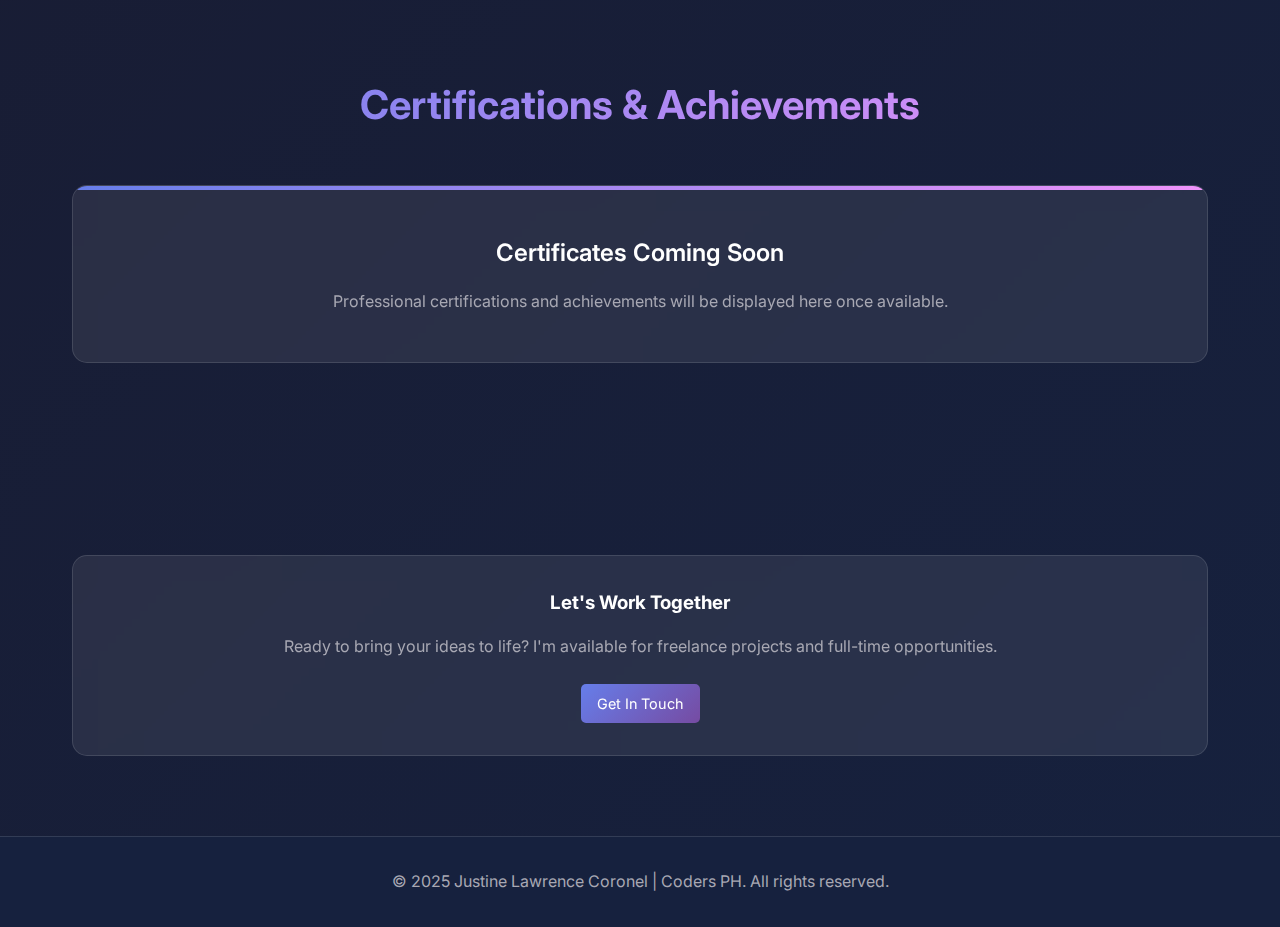
<file: sub index/justineportfolio.html>
<!DOCTYPE html>
<html lang="en">
<head>
  <meta charset="UTF-8">
  <meta name="viewport" content="width=device-width, initial-scale=1.0">
  <title>Justine Lawrence Coronel - Portfolio | Coders PH</title>
  <link rel="icon" type="image/png" href="img/LogoNoBG.png">
  <link rel="stylesheet" href="style.css">
  <style>
    .portfolio-hero {
      background: linear-gradient(135deg, var(--dark) 0%, var(--darker) 100%);
      padding: 120px 2rem 80px;
      text-align: center;
    }
    
    .portfolio-intro {
      max-width: 800px;
      margin: 0 auto;
    }
    
    .portfolio-intro img {
      width: 150px;
      height: 150px;
      border-radius: 50%;
      margin-bottom: 2rem;
      border: 4px solid var(--primary);
    }
    
    .portfolio-intro h1 {
      font-size: 3rem;
      margin-bottom: 1rem;
      background: linear-gradient(135deg, var(--primary), var(--accent));
      background-clip: text;
      -webkit-background-clip: text;
      -webkit-text-fill-color: transparent;
    }
    
    .portfolio-intro p {
      font-size: 1.2rem;
      color: var(--gray);
      margin-bottom: 2rem;
    }
    
    .portfolio-links {
      display: flex;
      gap: 1rem;
      justify-content: center;
      flex-wrap: wrap;
    }
    
    .portfolio-link {
      padding: 0.8rem 1.5rem;
      background: var(--glass-bg);
      border: 1px solid var(--glass-border);
      border-radius: 10px;
      color: var(--light);
      text-decoration: none;
      transition: all 0.3s ease;
    }
    
    .portfolio-link:hover {
      background: var(--primary);
      transform: translateY(-2px);
    }
    
    .certificates-grid {
      display: grid;
      grid-template-columns: repeat(auto-fit, minmax(300px, 1fr));
      gap: 2rem;
      margin-top: 2rem;
    }
    
    .certificate-item {
      background: var(--glass-bg);
      backdrop-filter: blur(10px);
      border: 1px solid var(--glass-border);
      border-radius: 15px;
      padding: 2rem;
      text-align: center;
      transition: all 0.3s ease;
    }
    
    .certificate-item:hover {
      transform: translateY(-5px);
      box-shadow: 0 15px 40px rgba(102, 126, 234, 0.2);
    }
    
    .certificate-icon {
      font-size: 3rem;
      margin-bottom: 1rem;
    }
    
    .certificate-item h3 {
      color: var(--light);
      margin-bottom: 0.5rem;
    }
    
    .certificate-item p {
      color: var(--gray);
      margin-bottom: 1rem;
    }
    
    .view-certificate {
      display: inline-block;
      padding: 0.5rem 1rem;
      background: linear-gradient(135deg, var(--primary), var(--secondary));
      color: var(--light);
      text-decoration: none;
      border-radius: 5px;
      font-size: 0.9rem;
      transition: all 0.3s ease;
    }
    
    .view-certificate:hover {
      transform: translateY(-2px);
      box-shadow: 0 5px 15px rgba(102, 126, 234, 0.3);
    }
    
    .back-link {
      position: fixed;
      top: 20px;
      left: 20px;
      padding: 0.8rem 1.5rem;
      background: var(--glass-bg);
      border: 1px solid var(--glass-border);
      border-radius: 10px;
      color: var(--light);
      text-decoration: none;
      transition: all 0.3s ease;
      z-index: 1000;
    }
      .back-link:hover {
      background: linear-gradient(135deg, var(--primary), var(--accent));
      color: black;
    }
  </style>
</head>
<body>
  <a href="../index.html#team" class="back-link">← Back to Team</a>
    <!-- Portfolio Hero -->
  <section class="portfolio-hero">
    <div class="portfolio-intro">      <img src="../img/justine.jpg" alt="Justine Lawrence Coronel">
      <h1>Justine Lawrence Coronel</h1>
      <p>Front-End Developer & UI Designer</p>
      <p>Dedicated to creating exceptional user interfaces and designing responsive layouts for modern web applications. I combine technical expertise with creative design principles to build digital experiences that are both beautiful and functional. My passion lies in transforming complex ideas into intuitive, user-friendly interfaces that engage and delight users. With a keen eye for detail and a deep understanding of user experience principles, I strive to create websites and applications that not only look great but also provide seamless interactions across all devices and platforms.</p>
      
      <div class="portfolio-links">
        <a href="mailto:justine.coronel2@cvsu.edu.ph" class="portfolio-link">📧 Email</a>
        <a href="https://github.com/zen0001" target="_blank" class="portfolio-link">💻 GitHub</a>
      </div>
    </div>
  </section>
  <!-- About Section -->
  <section id="about">
    <h2>About Me</h2>
    <div class="cards-container">      <div class="card">
        <h3>Frontend Development</h3>
        <p>Specializing in building dynamic, responsive, and interactive user interfaces using cutting-edge web development practices. I have extensive experience with modern development approaches, ensuring that every application I create is optimized for performance, accessibility, and cross-browser compatibility. My development approach emphasizes clean, maintainable code and follows industry best practices to deliver robust frontend solutions.</p>
      </div>
      <div class="card">
        <h3>UI Design</h3>
        <p>Expert in creating intuitive and visually compelling user interface designs that prioritize user experience and engagement. I combine aesthetic sensibility with usability principles to design interfaces that are not only beautiful but also functional and easy to navigate. My design process involves thorough user research, wireframing, prototyping, and iterative testing to ensure optimal user satisfaction and conversion rates.</p>
      </div>
      <div class="card">
        <h3>Responsive Design</h3>
        <p>Proficient in developing applications that deliver exceptional experiences across all devices and screen sizes, from mobile phones to large desktop displays. I utilize modern design techniques, flexible layouts, and adaptive approaches to ensure consistent functionality and visual appeal regardless of the viewing platform. My responsive design philosophy focuses on mobile-first development and progressive enhancement.</p>
      </div>
    </div>
  </section>
  <!-- Certificates Section -->
  <section id="certificates">
    <h2>Certifications & Achievements</h2>
    <div class="certificates-grid">
      <!-- Certificate cards will be added here when available -->
      <!-- Example structure for future use:
      <div class="certificate-item">
        <div class="certificate-icon">🎨</div>
        <h3>UI/UX Design</h3>
        <p>Certificate description</p>
        <a href="path/to/certificate.pdf" target="_blank" class="view-certificate">View Certificate</a>
      </div>
      -->
      <div class="card" style="text-align: center; padding: 3rem;">
        <h3>Certificates Coming Soon</h3>
        <p>Professional certifications and achievements will be displayed here once available.</p>
      </div>
    </div>
  </section>
  <!-- Contact CTA -->
  <section>
    <div class="contact-grid">      <div class="contact-item">
        <h3>Let's Work Together</h3>
        <p>Ready to bring your ideas to life? I'm available for freelance projects and full-time opportunities.</p>
        <a href="../index.html#contact" class="view-certificate" style="margin-top: 1.5rem; display: inline-block;">Get In Touch</a>
      </div>
    </div>
  </section>

  <!-- Footer -->
  <footer class="footer">
    <p>© 2025 Justine Lawrence Coronel | Coders PH. All rights reserved.</p>
  </footer>

  <script src="main.js"></script>
</body>
</html>
</file>
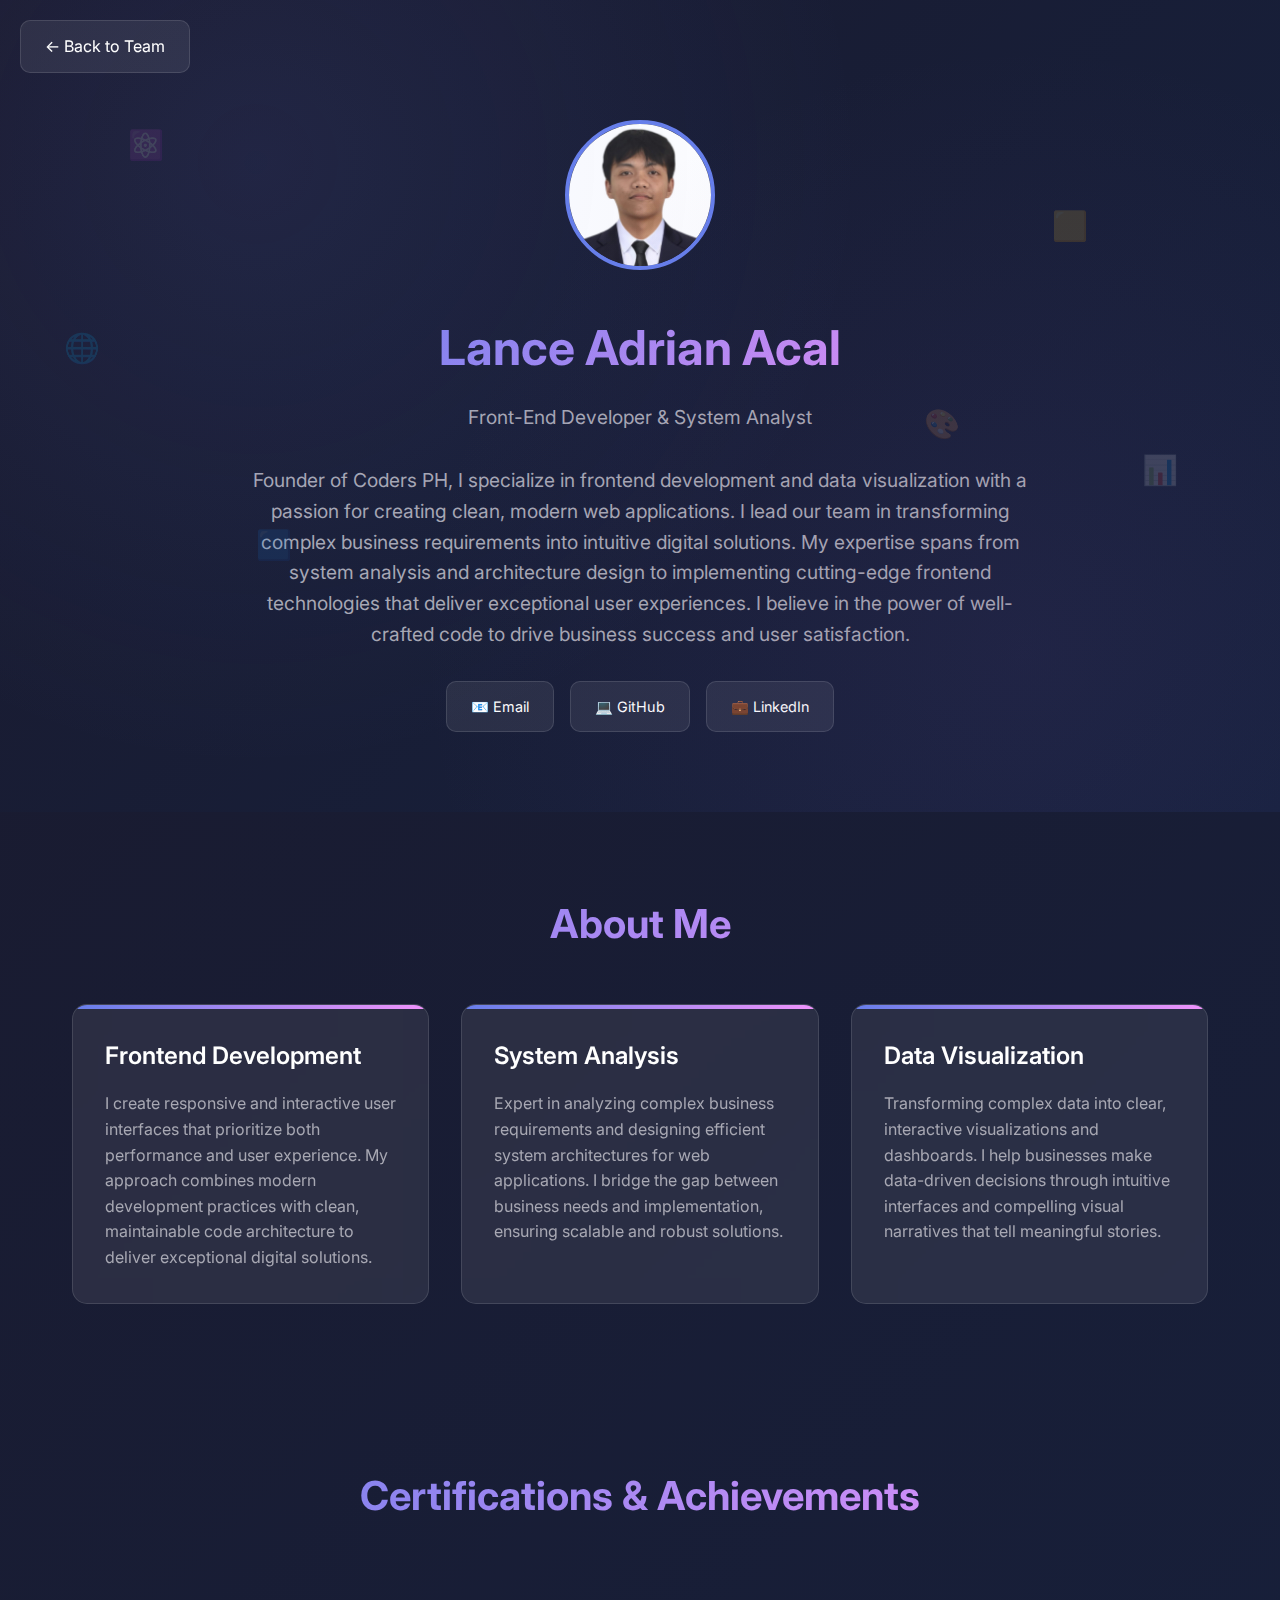
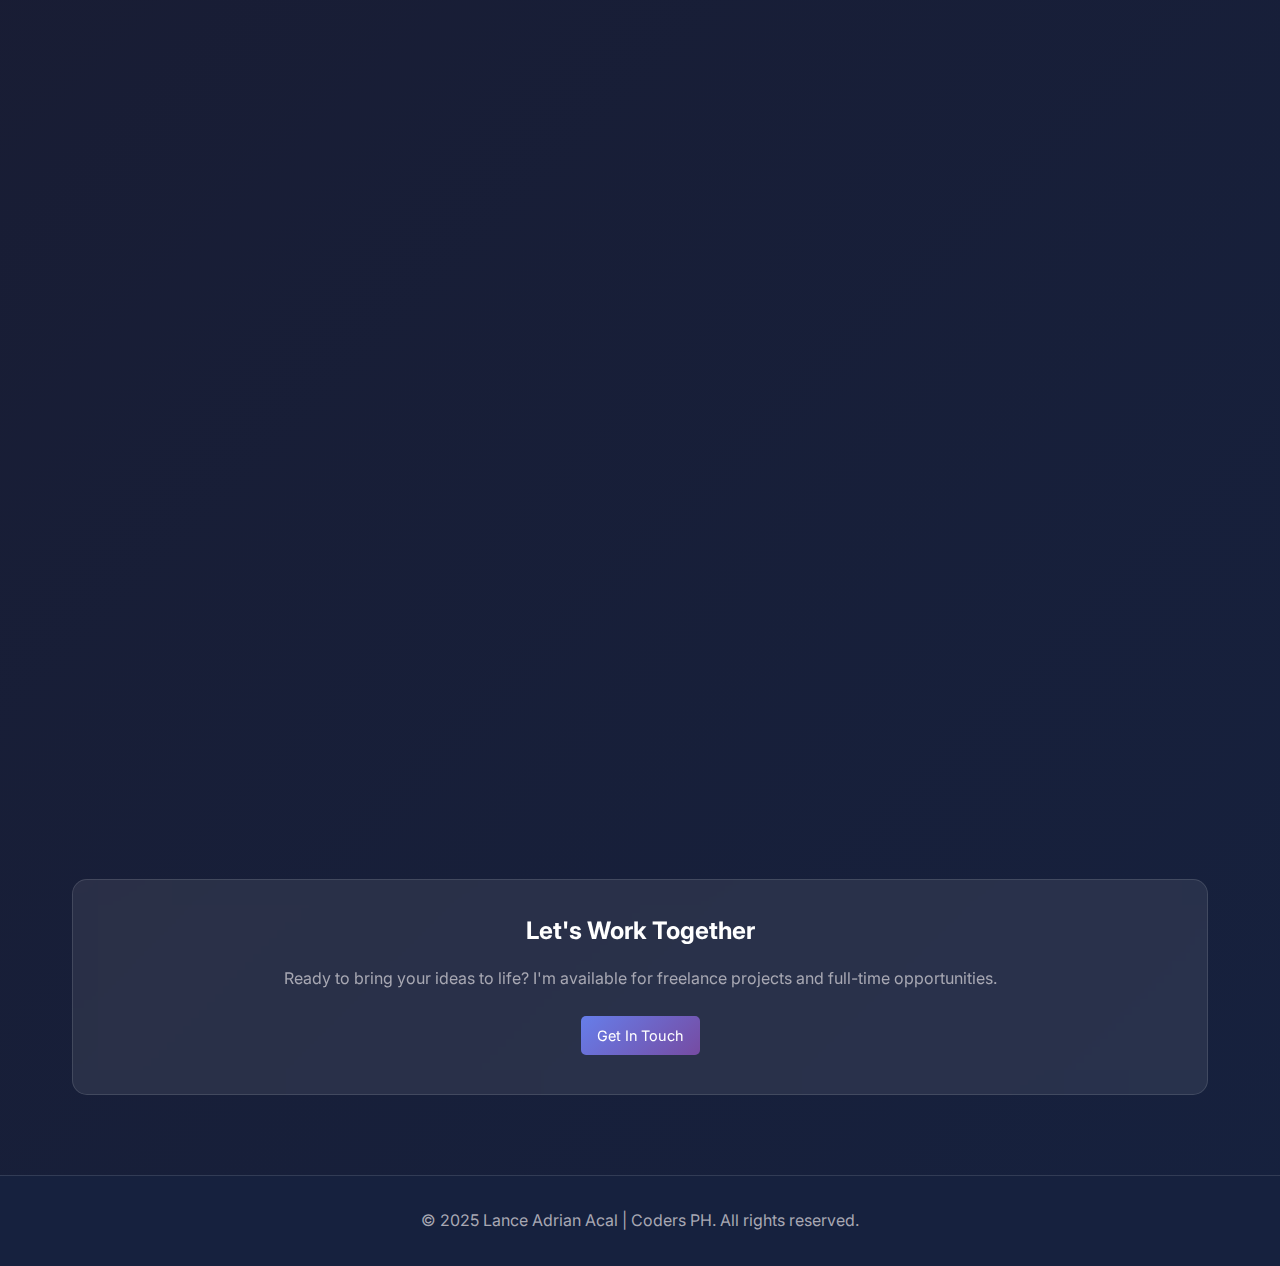
<file: sub index/lanceportfolio.html>
<!DOCTYPE html>
<html lang="en">
<head>
  <meta charset="UTF-8">
  <meta name="viewport" content="width=device-width, initial-scale=1.0">
  <title>Lance Adrian Acal - Portfolio | Coders PH</title>
  <link rel="icon" type="image/png" href="../img/Logo.png">
  <link rel="stylesheet" href="style.css">
  <style>    .portfolio-hero {
      background: linear-gradient(135deg, var(--dark) 0%, var(--darker) 100%);
      padding: 120px 2rem 80px;
      text-align: center;
      position: relative;
      overflow: hidden;
    }
    
    .portfolio-hero::before {
      content: '';
      position: absolute;
      top: 0;
      left: 0;
      width: 100%;
      height: 100%;
      background: 
        radial-gradient(circle at 20% 20%, rgba(102, 126, 234, 0.1) 0%, transparent 50%),
        radial-gradient(circle at 80% 80%, rgba(118, 75, 162, 0.1) 0%, transparent 50%);
      z-index: 1;
    }
    
    .portfolio-floating-emoji {
      position: absolute;
      opacity: 0.15;
      font-size: 1.8rem;
      user-select: none;
      pointer-events: none;
      z-index: 2;
      animation: portfolioFloat 10s ease-in-out infinite;
    }
    
    .portfolio-floating-emoji:nth-child(1) {
      top: 15%;
      left: 10%;
      animation-delay: 0s;
    }
    
    .portfolio-floating-emoji:nth-child(2) {
      top: 25%;
      right: 15%;
      animation-delay: 2s;
      animation: portfolioFloatSlow 12s ease-in-out infinite;
    }
    
    .portfolio-floating-emoji:nth-child(3) {
      bottom: 30%;
      left: 20%;
      animation-delay: 4s;
      animation: portfolioFloatBounce 8s ease-in-out infinite;
    }
    
    .portfolio-floating-emoji:nth-child(4) {
      bottom: 45%;
      right: 25%;
      animation-delay: 1s;
      animation: portfolioFloatRotate 14s ease-in-out infinite;
    }
    
    .portfolio-floating-emoji:nth-child(5) {
      top: 40%;
      left: 5%;
      animation-delay: 3s;
      animation: portfolioFloatSlow 11s ease-in-out infinite;
    }
    
    .portfolio-floating-emoji:nth-child(6) {
      top: 55%;
      right: 8%;
      animation-delay: 5s;
      animation: portfolioFloatBounce 9s ease-in-out infinite;
    }
    
    @keyframes portfolioFloat {
      0%, 100% { 
        transform: translateY(0px) translateX(0px);
        opacity: 0.15;
      }
      50% { 
        transform: translateY(-20px) translateX(10px);
        opacity: 0.25;
      }
    }
    
    @keyframes portfolioFloatSlow {
      0%, 100% { 
        transform: translateY(0px) scale(1);
        opacity: 0.15;
      }
      50% { 
        transform: translateY(-15px) scale(1.05);
        opacity: 0.2;
      }
    }
    
    @keyframes portfolioFloatBounce {
      0%, 100% { 
        transform: translateY(0px) scale(1);
        opacity: 0.15;
      }
      25% { 
        transform: translateY(-25px) scale(1.1);
        opacity: 0.3;
      }
      50% { 
        transform: translateY(-15px) scale(1.05);
        opacity: 0.25;
      }
      75% { 
        transform: translateY(-30px) scale(1.08);
        opacity: 0.28;
      }
    }
    
    @keyframes portfolioFloatRotate {
      0%, 100% { 
        transform: rotate(0deg) translateY(0px);
        opacity: 0.15;
      }
      50% { 
        transform: rotate(180deg) translateY(-18px);
        opacity: 0.25;
      }
    }
    
    .portfolio-intro {
      max-width: 800px;
      margin: 0 auto;
    }
    
    .portfolio-intro img {
      width: 150px;
      height: 150px;
      border-radius: 50%;
      margin-bottom: 2rem;
      border: 4px solid var(--primary);
    }
    
    .portfolio-intro h1 {
      font-size: clamp(2rem, 5vw, 3rem);
      margin-bottom: 1rem;
      background: linear-gradient(135deg, var(--primary), var(--accent));
      background-clip: text;
      -webkit-background-clip: text;
      -webkit-text-fill-color: transparent;
    }
    
    .portfolio-intro p {
      font-size: clamp(1rem, 2.5vw, 1.2rem);
      color: var(--gray);
      margin-bottom: 2rem;
    }
    
    .portfolio-links {
      display: flex;
      gap: 1rem;
      justify-content: center;
      flex-wrap: wrap;
    }
    
    .portfolio-link {
      padding: 0.8rem 1.5rem;
      background: var(--glass-bg);
      border: 1px solid var(--glass-border);
      border-radius: 10px;
      color: var(--light);
      text-decoration: none;
      transition: all 0.3s ease;
      position: relative;
    }
    
    .portfolio-link:hover {
      background: var(--primary);
      transform: translateY(-2px);
    }
    
    /* Focus styles for accessibility */
    .portfolio-link:focus,
    .view-certificate:focus,
    .back-link:focus {
      outline: 3px solid var(--accent);
      outline-offset: 2px;
    }
    
    /* Hamburger menu for mobile */
    .mobile-menu-toggle {
      display: none;
      background: none;
      border: none;
      color: var(--light);
      font-size: 1.5rem;
      cursor: pointer;
      padding: 0.5rem;
      border-radius: 5px;
      transition: all 0.3s ease;
    }
    
    .mobile-menu-toggle:focus {
      outline: 2px solid var(--accent);
      outline-offset: 2px;
    }
    
    .mobile-menu-toggle:hover {
      background: var(--glass-bg);
    }
    
    .mobile-nav {
      display: none;
      position: fixed;
      top: 0;
      left: 0;
      width: 100%;
      height: 100vh;
      background: rgba(26, 26, 46, 0.95);
      backdrop-filter: blur(10px);
      z-index: 2000;
      padding: 2rem;
      opacity: 0;
      transform: translateY(-100%);
      transition: all 0.3s ease;
    }
    
    .mobile-nav.active {
      opacity: 1;
      transform: translateY(0);
    }
    
    .mobile-nav-header {
      display: flex;
      justify-content: space-between;
      align-items: center;
      margin-bottom: 2rem;
    }
    
    .mobile-nav-close {
      background: none;
      border: none;
      color: var(--light);
      font-size: 1.5rem;
      cursor: pointer;
      padding: 0.5rem;
      border-radius: 5px;
      transition: all 0.3s ease;
    }
    
    .mobile-nav-close:focus {
      outline: 2px solid var(--accent);
      outline-offset: 2px;
    }
    
    .mobile-nav-links {
      display: flex;
      flex-direction: column;
      gap: 1.5rem;
      list-style: none;
    }
    
    .mobile-nav-links a {
      color: var(--light);
      text-decoration: none;
      font-size: 1.2rem;
      padding: 1rem;
      border-radius: 10px;
      transition: all 0.3s ease;
      text-align: center;
    }
    
    .mobile-nav-links a:hover,
    .mobile-nav-links a:focus {
      background: var(--glass-bg);
      color: var(--accent);
      outline: none;
    }
    
    .certificates-grid {
      display: grid;
      grid-template-columns: repeat(auto-fit, minmax(300px, 1fr));
      gap: 2rem;
      margin-top: 2rem;
    }
    
    .certificate-item {
      background: var(--glass-bg);
      backdrop-filter: blur(10px);
      border: 1px solid var(--glass-border);
      border-radius: 15px;
      padding: 2rem;
      text-align: center;
      transition: all 0.4s cubic-bezier(0.4, 0, 0.2, 1);
      transform: translateY(20px);
      opacity: 0;
      animation: slideInUp 0.6s ease forwards;
    }
    
    .certificate-item:nth-child(1) { animation-delay: 0.1s; }
    .certificate-item:nth-child(2) { animation-delay: 0.2s; }
    .certificate-item:nth-child(3) { animation-delay: 0.3s; }
    .certificate-item:nth-child(4) { animation-delay: 0.4s; }
    .certificate-item:nth-child(5) { animation-delay: 0.5s; }
    .certificate-item:nth-child(6) { animation-delay: 0.6s; }
    
    @keyframes slideInUp {
      to {
        transform: translateY(0);
        opacity: 1;
      }
    }
    
    .certificate-item:hover {
      transform: translateY(-10px) scale(1.02);
      box-shadow: 0 20px 50px rgba(102, 126, 234, 0.3);
    }
    
    .certificate-icon {
      font-size: clamp(2rem, 4vw, 3rem);
      margin-bottom: 1rem;
    }
    
    .certificate-item h3 {
      color: var(--light);
      margin-bottom: 0.5rem;
      font-size: clamp(1.1rem, 2.5vw, 1.3rem);
    }
    
    .certificate-item p {
      color: var(--gray);
      margin-bottom: 1rem;
      font-size: clamp(0.9rem, 2vw, 1rem);
    }
    
    .view-certificate {
      display: inline-block;
      padding: 0.5rem 1rem;
      background: linear-gradient(135deg, var(--primary), var(--secondary));
      color: var(--light);
      text-decoration: none;
      border-radius: 5px;
      font-size: 0.9rem;
      transition: all 0.3s ease;
      position: relative;
      overflow: hidden;
    }
    
    .view-certificate::before {
      content: '';
      position: absolute;
      top: 0;
      left: -100%;
      width: 100%;
      height: 100%;
      background: linear-gradient(90deg, transparent, rgba(255,255,255,0.2), transparent);
      transition: left 0.5s ease;
    }
    
    .view-certificate:hover::before {
      left: 100%;
    }
    
    .view-certificate:hover {
      transform: translateY(-2px);
      box-shadow: 0 8px 25px rgba(102, 126, 234, 0.4);
    }
    
    .back-link {
      position: fixed;
      top: 20px;
      left: 20px;
      padding: 0.8rem 1.5rem;
      background: var(--glass-bg);
      border: 1px solid var(--glass-border);
      border-radius: 10px;
      color: var(--light);
      text-decoration: none;
      transition: all 0.3s ease;
      z-index: 1000;
    }
    
    .back-link:hover {
      background: linear-gradient(135deg, var(--primary), var(--accent));
      color: #000;
    }
    
    /* Responsive headings */
    h1 {
      font-size: clamp(2rem, 5vw, 3rem);
    }
    
    h2 {
      font-size: clamp(1.5rem, 4vw, 2.5rem);
    }
    
    h3 {
      font-size: clamp(1.2rem, 3vw, 1.5rem);
    }
    
    /* Mobile responsive styles */
    @media (max-width: 768px) {
      .mobile-menu-toggle {
        display: block;
      }
      
      .portfolio-hero {
        padding: 100px 1rem 60px;
      }
      
      .portfolio-intro img {
        width: 120px;
        height: 120px;
      }
      
      .portfolio-links {
        gap: 0.5rem;
      }
      
      .portfolio-link {
        padding: 0.6rem 1rem;
        font-size: 0.9rem;
      }
      
      .certificates-grid {
        grid-template-columns: 1fr;
        gap: 1.5rem;
        padding: 0 1rem;
      }
      
      .certificate-item {
        padding: 1.5rem;
      }
      
      .back-link {
        top: 15px;
        left: 15px;
        padding: 0.6rem 1rem;
        font-size: 0.9rem;
      }
    }
    
    @media (max-width: 480px) {
      .portfolio-hero {
        padding: 80px 0.5rem 40px;
      }
      
      .certificate-item {
        padding: 1rem;
      }
      
      .certificates-grid {
        padding: 0 0.5rem;
      }
    }
  </style>
</head>
<body>
  <!-- Navigation for mobile -->
  <nav class="mobile-nav" id="mobileNav" role="navigation" aria-label="Mobile navigation">
    <div class="mobile-nav-header">
      <div class="nav-logo">
        <img src="../img/LogoNoBG.png" alt="Coders PH Logo" class="logo">
        <span class="brand">Coders PH</span>
      </div>
      <button class="mobile-nav-close" id="mobileNavClose" aria-label="Close mobile menu">✕</button>
    </div>    <ul class="mobile-nav-links">
      <li><a href="../index.html">Home</a></li>
      <li><a href="../index.html#about">About</a></li>
      <li><a href="../team.html">Team</a></li>
      <li><a href="../index.html#contact">Contact</a></li>
    </ul>
  </nav>

  <button class="mobile-menu-toggle" id="mobileMenuToggle" aria-label="Open mobile menu">☰</button>
  
  <a href="../team.html" class="back-link" role="button" aria-label="Go back to team page">← Back to Team</a>
  <!-- Portfolio Hero -->
  <header class="portfolio-hero" role="banner">
    <div class="portfolio-floating-emoji">⚛️</div>
    <div class="portfolio-floating-emoji">🟨</div>
    <div class="portfolio-floating-emoji">🟦</div>
    <div class="portfolio-floating-emoji">🎨</div>
    <div class="portfolio-floating-emoji">🌐</div>
    <div class="portfolio-floating-emoji">📊</div>
    <div class="portfolio-intro">
      <img src="../img/Lance.png" alt="Professional headshot of Lance Adrian Acal">
      <h1>Lance Adrian Acal</h1>
      <p>Front-End Developer & System Analyst</p>
      <p>Founder of Coders PH, I specialize in frontend development and data visualization with a passion for creating clean, modern web applications. I lead our team in transforming complex business requirements into intuitive digital solutions. My expertise spans from system analysis and architecture design to implementing cutting-edge frontend technologies that deliver exceptional user experiences. I believe in the power of well-crafted code to drive business success and user satisfaction.</p>
      
      <div class="portfolio-links">
        <a href="mailto:lanceadrn.acal@gmail.com" class="portfolio-link" aria-label="Send email to Lance">📧 Email</a>
        <a href="https://github.com/lncadrnn" target="_blank" class="portfolio-link" aria-label="Visit Lance's GitHub profile">💻 GitHub</a>
        <a href="https://linkedin.com/in/lncadrnn" target="_blank" class="portfolio-link" aria-label="Visit Lance's LinkedIn profile">💼 LinkedIn</a>
      </div>
    </div>
  </header>

  <main role="main">
    <!-- About Section -->
    <section id="about" aria-labelledby="about-heading">
      <h2 id="about-heading">About Me</h2>
      <div class="cards-container">      <div class="card">
        <h3>Frontend Development</h3>
        <p>I create responsive and interactive user interfaces that prioritize both performance and user experience. My approach combines modern development practices with clean, maintainable code architecture to deliver exceptional digital solutions.</p>
      </div>
      <div class="card">
        <h3>System Analysis</h3>
        <p>Expert in analyzing complex business requirements and designing efficient system architectures for web applications. I bridge the gap between business needs and implementation, ensuring scalable and robust solutions.</p>
      </div>
      <div class="card">
        <h3>Data Visualization</h3>
        <p>Transforming complex data into clear, interactive visualizations and dashboards. I help businesses make data-driven decisions through intuitive interfaces and compelling visual narratives that tell meaningful stories.</p>
      </div>
    </div>
  </section>
    
    <!-- Certificates Section -->
    <section id="certificates" aria-labelledby="certificates-heading">
      <h2 id="certificates-heading">Certifications & Achievements</h2>
      <div class="certificates-grid">      <div class="certificate-item">
        <div class="certificate-icon">🌐</div>
        <h3>Basic Web Development</h3>
        <p>Foundational web development skills and modern frontend practices</p>
        <a href="../Certificates/lanceCerts/Basic Web Development Certificate.pdf" target="_blank" class="view-certificate">View Certificate</a>
      </div>
      
      <div class="certificate-item">
        <div class="certificate-icon">📊</div>
        <h3>Data Science</h3>
        <p>Data analysis, visualization, and statistical modeling techniques</p>
        <a href="../Certificates/lanceCerts/Data Science Certificate.pdf" target="_blank" class="view-certificate">View Certificate</a>
      </div>
        <div class="certificate-item">
        <div class="certificate-icon">📊</div>
        <h3>Introduction to Excel</h3>
        <p>Foundational Excel skills, basic functions, and spreadsheet fundamentals</p>
        <a href="../Certificates/lanceCerts/Intro to Excel Certificate.pdf" target="_blank" class="view-certificate">View Certificate</a>
      </div>
      
      <div class="certificate-item">
        <div class="certificate-icon">📈</div>
        <h3>Advanced Excel</h3>
        <p>Advanced Excel functions, data analysis, and spreadsheet management</p>
        <a href="../Certificates/lanceCerts/Intro to Excel Certificate.pdf" target="_blank" class="view-certificate">View Certificate</a>
      </div>
      
      <div class="certificate-item">
        <div class="certificate-icon">📋</div>
        <h3>Power BI</h3>
        <p>Business intelligence, data visualization, and dashboard creation</p>
        <a href="../Certificates/lanceCerts/PowerBI Certificate.pdf" target="_blank" class="view-certificate">View Certificate</a>
      </div>
      
      <div class="certificate-item">
        <div class="certificate-icon">🐍</div>
        <h3>Python Fundamentals</h3>
        <p>Core Python programming concepts and application development</p>
        <a href="../Certificates/lanceCerts/Python Fundamentals Certificate.pdf" target="_blank" class="view-certificate">View Certificate</a>
      </div>
    </div>
  </section>

    <!-- Contact CTA -->
    <section aria-labelledby="contact-heading">
      <div class="contact-grid">        <div class="contact-item">
          <h3 id="contact-heading">Let's Work Together</h3>
          <p>Ready to bring your ideas to life? I'm available for freelance projects and full-time opportunities.</p>
          <a href="../index.html#contact" class="view-certificate" style="margin-top: 1.5rem; display: inline-block;" aria-label="Contact Lance via the main contact form">Get In Touch</a>
        </div>
      </div>
    </section>
  </main>

  <!-- Footer -->
  <footer class="footer" role="contentinfo">
    <p>© 2025 Lance Adrian Acal | Coders PH. All rights reserved.</p>
  </footer>

  <script>
    // Mobile menu functionality
    const mobileMenuToggle = document.getElementById('mobileMenuToggle');
    const mobileNav = document.getElementById('mobileNav');
    const mobileNavClose = document.getElementById('mobileNavClose');
    
    function openMobileMenu() {
      mobileNav.style.display = 'block';
      setTimeout(() => {
        mobileNav.classList.add('active');
      }, 10);
      document.body.style.overflow = 'hidden';
    }
    
    function closeMobileMenu() {
      mobileNav.classList.remove('active');
      setTimeout(() => {
        mobileNav.style.display = 'none';
        document.body.style.overflow = 'auto';
      }, 300);
    }
    
    mobileMenuToggle.addEventListener('click', openMobileMenu);
    mobileNavClose.addEventListener('click', closeMobileMenu);
    
    // Close mobile menu when clicking outside
    mobileNav.addEventListener('click', (e) => {
      if (e.target === mobileNav) {
        closeMobileMenu();
      }
    });
    
    // Close mobile menu on escape key
    document.addEventListener('keydown', (e) => {
      if (e.key === 'Escape' && mobileNav.classList.contains('active')) {
        closeMobileMenu();
      }
    });
    
    // Smooth scroll for anchor links
    document.querySelectorAll('a[href^="#"]').forEach(anchor => {
      anchor.addEventListener('click', function (e) {
        e.preventDefault();
        const target = document.querySelector(this.getAttribute('href'));
        if (target) {
          target.scrollIntoView({
            behavior: 'smooth',
            block: 'start'
          });
        }
      });
    });
    
    // Intersection Observer for animations
    const observerOptions = {
      threshold: 0.1,
      rootMargin: '0px 0px -50px 0px'
    };
    
    const observer = new IntersectionObserver((entries) => {
      entries.forEach(entry => {
        if (entry.isIntersecting) {
          entry.target.style.animationPlayState = 'running';
        }
      });
    }, observerOptions);
    
    document.querySelectorAll('.certificate-item').forEach(item => {
      observer.observe(item);
    });
  </script>
  <script src="main.js"></script>
</body>
</html>
</file>
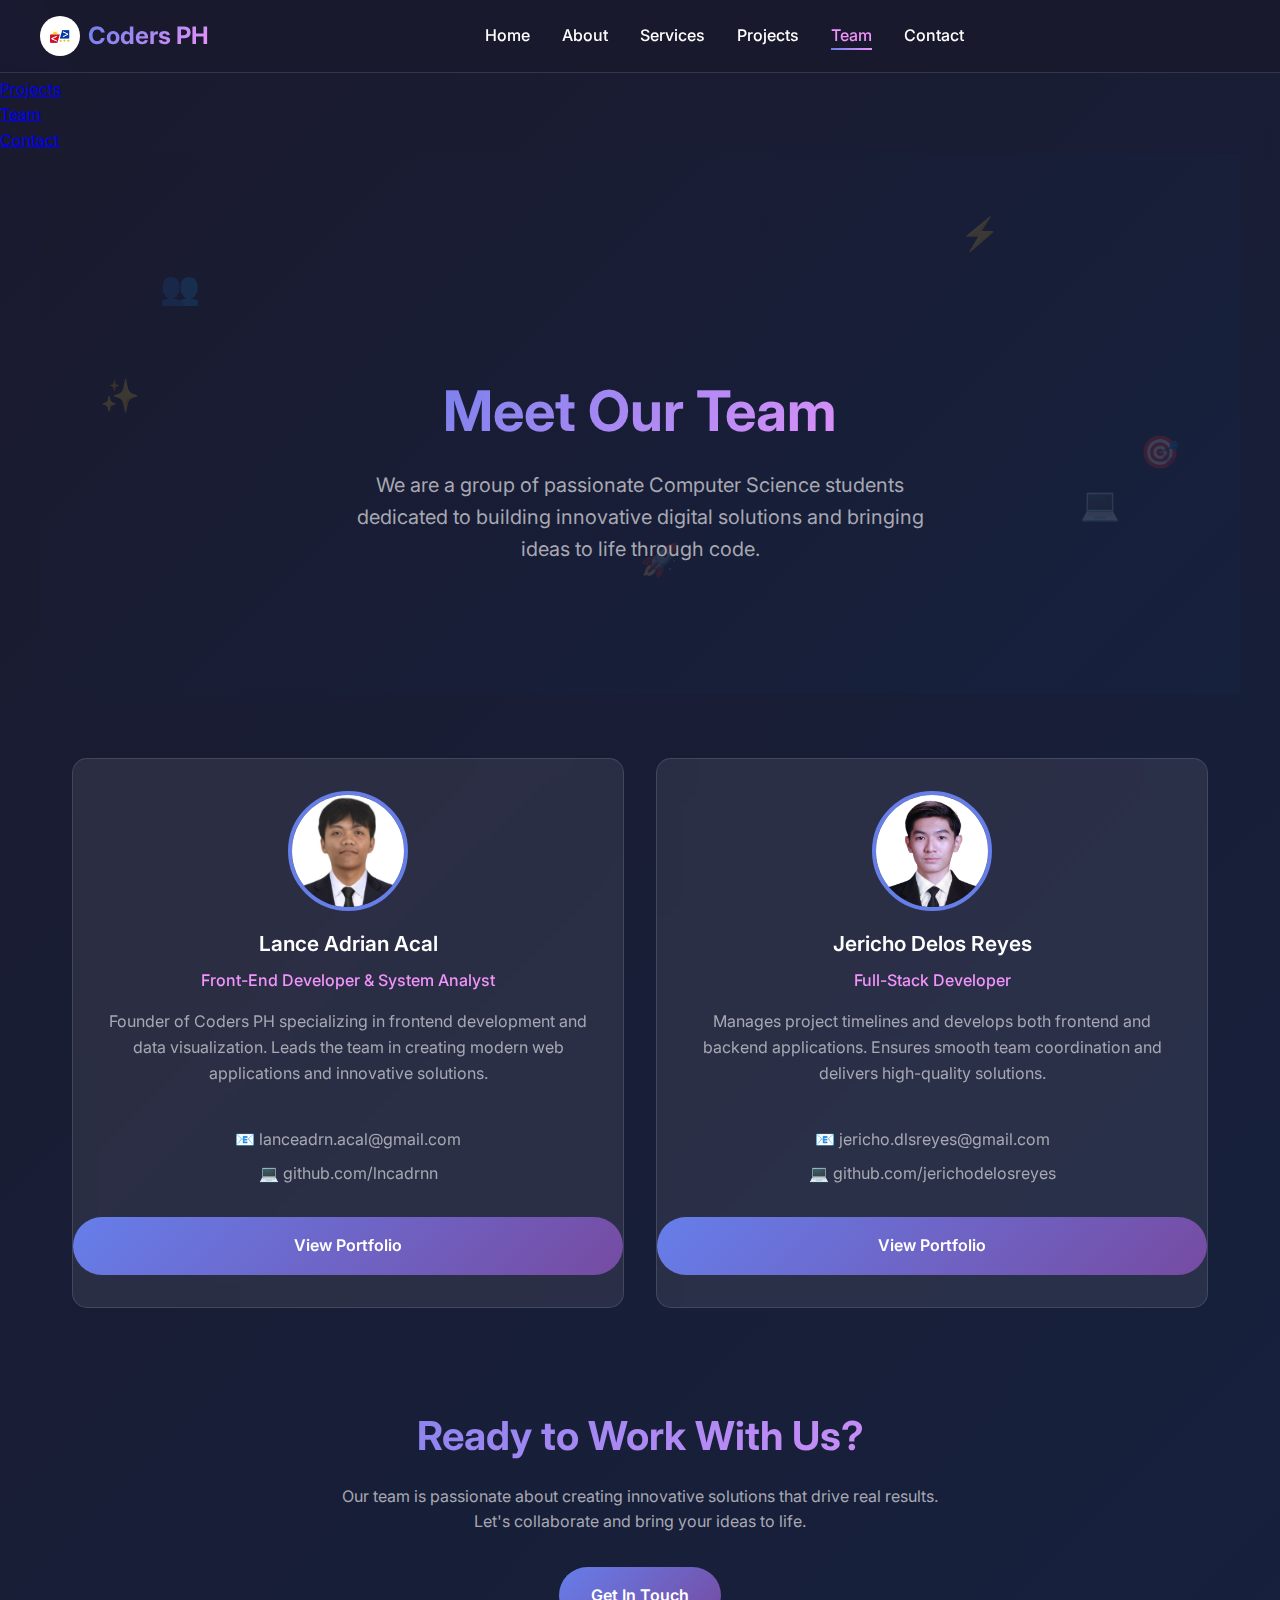
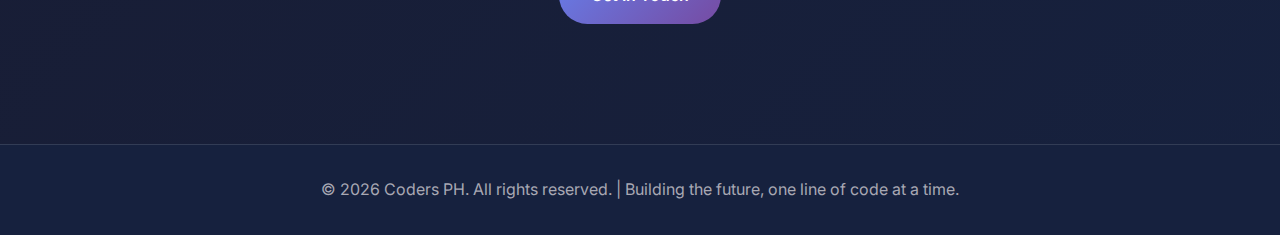
<file: sub index/team.html>
<!DOCTYPE html>
<html lang="en">
<head>
  <meta charset="UTF-8">
  <meta name="viewport" content="width=device-width, initial-scale=1.0">
  <title>Meet Our Team | Coders PH</title>  <link rel="icon" type="image/png" href="../img/Logo.png">
  <link rel="stylesheet" href="style.css">
</head>
<body>
  <!-- Navigation -->
  <nav class="navbar">
    <div class="nav-container">      <div class="nav-logo">
        <img src="../img/LogoNoBG.png" alt="Coders PH Logo" class="logo" />
        <span class="brand">Coders PH</span>
      </div>
      <ul class="nav-links">
        <li><a href="../index.html">Home</a></li>
        <li><a href="../index.html#about">About</a></li>
        <li><a href="../index.html#services">Services</a></li>
        <li><a href="../index.html#featured-projects">Projects</a></li>
        <li><a href="team.html" class="active">Team</a></li>
        <li><a href="../index.html#contact">Contact</a></li>
      </ul>
      <div class="mobile-menu-toggle" id="mobileMenuToggle">
        <span></span>
        <span></span>
        <span></span>
      </div>
    </div>
  </nav>
  
  <!-- Mobile Navigation -->
  <nav class="mobile-nav" id="mobileNav">    <ul>
      <li><a href="../index.html">Home</a></li>
      <li><a href="../index.html#about">About</a></li>
      <li><a href="../index.html#services">Services</a></li>
      <li><a href="../index.html#featured-projects">Projects</a></li>
      <li><a href="team.html" class="active">Team</a></li>
      <li><a href="../index.html#contact">Contact</a></li>
    </ul>
  </nav>

  <!-- Hero Section for Team Page -->
  <section class="hero" style="min-height: 60vh; padding-top: 8rem;">
    <div class="hero-background">
      <div class="floating-element">👥</div>
      <div class="floating-element">💻</div>
      <div class="floating-element">🚀</div>
      <div class="floating-element floating-element-4">⚡</div>
      <div class="floating-element floating-element-5">✨</div>
      <div class="floating-element floating-element-6">🎯</div>
    </div>
    <div class="hero-content">      <h1>Meet Our Team</h1>
      <p class="hero-desc">
        We are a group of passionate Computer Science students 
        dedicated to building innovative digital solutions and bringing ideas to life through code.
      </p>
    </div>
  </section>
  
  <!-- Team Section -->
  <section id="team" style="padding-top: 2rem;">
    <div class="team-grid">      <!-- ========================= FIRST MEMBER ========================= -->
      <div class="team-member">
        <img src="../img/Lance.png" alt="Lance Adrian Acal" class="profile-pic">
        <h3>Lance Adrian Acal</h3>
        <p class="role">Front-End Developer & System Analyst</p>
        <p>Founder of Coders PH specializing in frontend development and data visualization. Leads the team in creating modern web applications and innovative solutions.</p>
        <div class="social-links">
          <a href="mailto:lanceadrn.acal@gmail.com">📧 lanceadrn.acal@gmail.com</a>
          <a href="https://github.com/lncadrnn" target="_blank">💻 github.com/lncadrnn</a>
        </div>
        <a href="lanceportfolio.html" class="cta-button" style="margin-top: 1.5rem; width: 100%;">View Portfolio</a>
      </div>

      <!-- ========================= SECOND MEMBER ========================= -->
      <div class="team-member">
        <img src="../img/Jericho.png" alt="Jericho Delos Reyes" class="profile-pic">
        <h3>Jericho Delos Reyes</h3>
        <p class="role">Full-Stack Developer</p>
        <p>Manages project timelines and develops both frontend and backend applications. Ensures smooth team coordination and delivers high-quality solutions.</p>
        <div class="social-links">
          <a href="mailto:jericho.dlsreyes@gmail.com">📧 jericho.dlsreyes@gmail.com</a>
          <a href="https://github.com/JerichoDelosReyes" target="_blank">💻 github.com/jerichodelosreyes</a>
        </div>
        <a href="jerichoportfolio.html" class="cta-button" style="margin-top: 1.5rem; width: 100%;">View Portfolio</a>
      </div>
    </div>

    <!-- Call to Action Section -->
    <div style="text-align: center; margin-top: 4rem; padding: 2rem;">
      <h2 style="margin-bottom: 1rem;">Ready to Work With Us?</h2>
      <p style="color: var(--gray); margin-bottom: 2rem; max-width: 600px; margin-left: auto; margin-right: auto;">
        Our team is passionate about creating innovative solutions that drive real results. 
        Let's collaborate and bring your ideas to life.
      </p>
      <a href="../index.html#contact" class="cta-button">Get In Touch</a>
    </div>
  </section>

  <!-- Footer -->
  <footer class="footer">
    <p>© <span id="year"></span> Coders PH. All rights reserved. | Building the future, one line of code at a time.</p>
  </footer>

  <script src="main.js"></script>
</body>
</html>
</file>
<file: sub index/style.css>
@import url('https://fonts.googleapis.com/css2?family=Inter:wght@300;400;500;600;700&display=swap');

:root {
  --primary: #667eea;
  --secondary: #764ba2;
  --accent: #f093fb;
  --dark: #1a1a2e;
  --darker: #16213e;
  --light: #ffffff;
  --gray: #a8a8b3;
  --glass-bg: rgba(255, 255, 255, 0.08);
  --glass-border: rgba(255, 255, 255, 0.12);
}

* {
  margin: 0;
  padding: 0;
  box-sizing: border-box;
}
body {
  font-family: 'Inter', sans-serif;
  background: linear-gradient(135deg, var(--dark) 0%, var(--darker) 100%);
  color: var(--light);
  line-height: 1.6;
  overflow-x: hidden;
}

/* Navigation */
.navbar {
  position: fixed;
  top: 0;
  width: 100%;
  background: rgba(26, 26, 46, 0.9);
  backdrop-filter: blur(10px);
  border-bottom: 1px solid var(--glass-border);
  padding: 1rem 2rem;
  z-index: 1000;
  transition: all 0.3s ease;
}

.nav-container {
  max-width: 1200px;
  margin: 0 auto;
  display: flex;
  justify-content: space-between;
  align-items: center;
}

.nav-logo {
  display: flex;
  align-items: center;
  gap: 0.5rem;
}

.nav-logo .logo {
  width: 40px;
  height: 40px;
  border-radius: 50%;
  background: var(--light);
  padding: 2px;
}

.brand {
  font-size: 1.5rem;
  font-weight: 700;
  background: linear-gradient(135deg, var(--primary), var(--accent));
  background-clip: text;
  -webkit-background-clip: text;
  -webkit-text-fill-color: transparent;
}

.nav-links {
  display: flex;
  list-style: none;
  gap: 2rem;
}

.nav-links a {
  color: var(--light);
  text-decoration: none;
  font-weight: 500;
  transition: all 0.3s ease;
  position: relative;
}

.nav-links a:hover,
.nav-links a.active {
  color: var(--accent);
}

.nav-links a::after {
  content: '';
  position: absolute;
  bottom: -5px;
  left: 0;
  width: 0;
  height: 2px;
  background: linear-gradient(135deg, var(--primary), var(--accent));
  transition: width 0.3s ease;
}

.nav-links a:hover::after,
.nav-links a.active::after {
  width: 100%;
}

/* Hero Section */
.hero {
  min-height: 100vh;
  display: flex;
  align-items: center;
  justify-content: center;
  position: relative;
  padding: 80px 2rem 0;
  background: linear-gradient(135deg, var(--dark) 0%, var(--darker) 100%);
}

.hero-background {
  position: absolute;
  top: 0;
  left: 0;
  width: 100%;
  height: 100%;
  overflow: hidden;
  z-index: 1;
}

.floating-element {
  position: absolute;
  opacity: 0.15;
  animation: float 6s ease-in-out infinite;
  font-size: 2rem;
  user-select: none;
  pointer-events: none;
}

.floating-element:nth-child(1) {
  top: 20%;
  left: 10%;
  animation-delay: 0s;
}

.floating-element:nth-child(2) {
  top: 60%;
  right: 10%;
  animation-delay: 2s;
}

.floating-element:nth-child(3) {
  bottom: 20%;
  left: 50%;
  animation-delay: 4s;
}

.floating-element-4 {
  top: 10%;
  right: 20%;
  animation: floatSlow 10s ease-in-out infinite;
  animation-delay: 1s;
}

.floating-element-5 {
  top: 40%;
  left: 5%;
  animation: floatFast 4s ease-in-out infinite;
  animation-delay: 3s;
}

.floating-element-6 {
  bottom: 40%;
  right: 5%;
  animation: floatRotate 8s ease-in-out infinite;
  animation-delay: 2.5s;
}

.floating-element-7 {
  top: 70%;
  left: 30%;
  animation: floatBounce 7s ease-in-out infinite;
  animation-delay: 1.5s;
}

.floating-element-8 {
  top: 30%;
  right: 40%;
  animation: floatSlow 9s ease-in-out infinite;
  animation-delay: 4.5s;
}

.floating-element-9 {
  bottom: 60%;
  left: 70%;
  animation: floatFast 5s ease-in-out infinite;
  animation-delay: 0.5s;
}

.floating-element-10 {
  bottom: 10%;
  right: 30%;
  animation: floatRotate 6s ease-in-out infinite;
  animation-delay: 3.5s;
}

@keyframes float {
  0%, 100% { transform: translateY(0px) rotate(0deg); }
  50% { transform: translateY(-20px) rotate(5deg); }
}

@keyframes floatSlow {
  0%, 100% { 
    transform: translateY(0px) translateX(0px) rotate(0deg);
    opacity: 0.15;
  }
  25% { 
    transform: translateY(-15px) translateX(10px) rotate(10deg);
    opacity: 0.25;
  }
  75% { 
    transform: translateY(-10px) translateX(-5px) rotate(-5deg);
    opacity: 0.2;
  }
}

@keyframes floatFast {
  0%, 100% { 
    transform: translateY(0px) translateX(0px) scale(1);
    opacity: 0.15;
  }
  50% { 
    transform: translateY(-25px) translateX(15px) scale(1.1);
    opacity: 0.3;
  }
}

@keyframes floatRotate {
  0%, 100% { 
    transform: translateY(0px) rotate(0deg) scale(1);
    opacity: 0.15;
  }
  33% { 
    transform: translateY(-20px) rotate(120deg) scale(1.05);
    opacity: 0.25;
  }
  66% { 
    transform: translateY(-10px) rotate(240deg) scale(0.95);
    opacity: 0.2;
  }
}

@keyframes floatBounce {
  0%, 100% { 
    transform: translateY(0px) scale(1);
    opacity: 0.15;
  }
  25% { 
    transform: translateY(-30px) scale(1.1);
    opacity: 0.3;
  }
  50% { 
    transform: translateY(-15px) scale(1.05);
    opacity: 0.25;
  }
  75% { 
    transform: translateY(-25px) scale(1.08);
    opacity: 0.28;
  }
}

.hero-content {
  text-align: center;
  z-index: 2;
  position: relative;
  max-width: 1200px;
  margin: 0 auto;
}

.hero-content h1 {
  font-size: 3.5rem;
  font-weight: 700;
  margin-bottom: 1.5rem;
  background: linear-gradient(135deg, var(--primary), var(--accent));
  background-clip: text;
  -webkit-background-clip: text;
  -webkit-text-fill-color: transparent;
  line-height: 1.2;
}

.hero-desc {
  font-size: 1.25rem;
  color: var(--gray);
  margin-bottom: 2rem;
  max-width: 600px;
  margin-left: auto;
  margin-right: auto;
}

.cta-button {
  display: inline-block;
  padding: 1rem 2rem;
  background: linear-gradient(135deg, var(--primary), var(--secondary));
  color: var(--light);
  text-decoration: none;
  border-radius: 50px;
  font-weight: 600;
  transition: all 0.3s ease;
  position: relative;
  overflow: hidden;
}

.cta-button:hover {
  transform: translateY(-2px);
  box-shadow: 0 10px 30px rgba(102, 126, 234, 0.3);
}

.cta-button::before {
  content: '';
  position: absolute;
  top: 0;
  left: -100%;
  width: 100%;
  height: 100%;
  background: linear-gradient(135deg, var(--accent), var(--primary));
  transition: left 0.3s ease;
  z-index: -1;
}

.cta-button:hover::before {
  left: 0;
}

/* Code Preview */
.code-preview {
  margin-top: 3rem;
  margin-bottom: 4rem;
  background: var(--glass-bg);
  backdrop-filter: blur(10px);
  border: 1px solid var(--glass-border);
  border-radius: 15px;
  padding: 1.5rem;
  max-width: 500px;
  margin-left: auto;
  margin-right: auto;
}

.code-preview pre {
  color: var(--light);
  font-family: 'Courier New', monospace;
  font-size: 0.9rem;
  line-height: 1.4;
  overflow-x: auto;
}

.code-preview .keyword { color: var(--primary); }
.code-preview .string { color: var(--accent); }
.code-preview .comment { color: var(--gray); }

/* Sections */
section {
  padding: 5rem 2rem;
  max-width: 1200px;
  margin: 0 auto;
}

section h2 {
  font-size: 2.5rem;
  font-weight: 700;
  text-align: center;
  margin-bottom: 3rem;
  background: linear-gradient(135deg, var(--primary), var(--accent));
  background-clip: text;
  -webkit-background-clip: text;
  -webkit-text-fill-color: transparent;
}

/* Cards */
.cards-container {
  display: grid;
  grid-template-columns: repeat(auto-fit, minmax(300px, 1fr));
  gap: 2rem;
  margin-top: 2rem;
}

.card {
  background: var(--glass-bg);
  backdrop-filter: blur(10px);
  border: 1px solid var(--glass-border);
  border-radius: 15px;
  padding: 2rem;
  transition: all 0.3s ease;
  position: relative;
  overflow: hidden;
}

.card::before {
  content: '';
  position: absolute;
  top: 0;
  left: 0;
  width: 100%;
  height: 4px;
  background: linear-gradient(135deg, var(--primary), var(--accent));
}

.card:hover {
  transform: translateY(-5px);
  box-shadow: 0 15px 40px rgba(102, 126, 234, 0.2);
}

.card h3 {
  font-size: 1.5rem;
  font-weight: 600;
  margin-bottom: 1rem;
  color: var(--light);
}

.card p {
  color: var(--gray);
  line-height: 1.6;
}

/* Team Section */
.team-grid {
  display: grid;
  grid-template-columns: repeat(auto-fit, minmax(250px, 1fr));
  gap: 2rem;
  margin-top: 2rem;
}

.team-member {
  background: var(--glass-bg);
  backdrop-filter: blur(10px);
  border: 1px solid var(--glass-border);
  border-radius: 15px;
  padding: 2rem;
  text-align: center;
  transition: all 0.3s ease;
}

.team-member:hover {
  transform: translateY(-5px);
  box-shadow: 0 15px 40px rgba(102, 126, 234, 0.2);
}

.profile-pic {
  width: 120px;
  height: 120px;
  border-radius: 50%;
  object-fit: cover;
  margin: 0 auto 1rem;
  border: 4px solid var(--primary);
}

.team-member h3 {
  font-size: 1.3rem;
  font-weight: 600;
  margin-bottom: 0.5rem;
  color: var(--light);
  display: flex;
  align-items: center;
  justify-content: center;
  gap: 0.5rem;
}

.portfolio-link {
  color: white;
  text-decoration: none;
  font-size: 0.9rem;
  transition: all 0.3s ease;
}

.portfolio-link:hover {
  color: white;
}

.team-member p {
  color: var(--gray);
}

/* Skills Section */
.skills-grid {
  display: grid;
  grid-template-columns: repeat(auto-fit, minmax(200px, 1fr));
  gap: 1.5rem;
  margin-top: 2rem;
}

.skill-item {
  background: var(--glass-bg);
  backdrop-filter: blur(10px);
  border: 1px solid var(--glass-border);
  border-radius: 10px;
  padding: 1.5rem;
  text-align: center;
  transition: all 0.3s ease;
}

.skill-item:hover {
  transform: translateY(-3px);
  border-color: var(--primary);
}

.skill-item h4 {
  color: var(--light);
  margin-bottom: 0.5rem;
}

.skill-item p {
  color: var(--gray);
  font-size: 0.9rem;
}

/* Contact Section */
.contact-grid {
  display: grid;
  grid-template-columns: repeat(auto-fit, minmax(250px, 1fr));
  gap: 2rem;
  margin-top: 2rem;
}

.contact-item {
  background: var(--glass-bg);
  backdrop-filter: blur(10px);
  border: 1px solid var(--glass-border);
  border-radius: 15px;
  padding: 2rem;
  text-align: center;
  transition: all 0.3s ease;
}

.contact-item:hover {
  transform: translateY(-5px);
  box-shadow: 0 15px 40px rgba(102, 126, 234, 0.2);
}

.contact-item h3 {
  color: var(--light);
  margin-bottom: 1rem;
}

.contact-item p {
  color: var(--gray);
}

/* Footer */
.footer {
  background: var(--darker);
  border-top: 1px solid var(--glass-border);
  padding: 2rem;
  text-align: center;
  color: var(--gray);
}

/* Responsive Design */
@media (max-width: 768px) {
  .nav-links {
    gap: 1rem;
  }
  
  .hero-content h1 {
    font-size: 2.5rem;
  }
  
  .hero-desc {
    font-size: 1.1rem;
  }
  
  section {
    padding: 3rem 1rem;
  }
  
  section h2 {
    font-size: 2rem;
  }
  
  .cards-container,
  .team-grid,
  .skills-grid,
  .contact-grid {
    grid-template-columns: 1fr;
  }
  
  .navbar {
    padding: 1rem;
  }
  
  .brand {
    font-size: 1.2rem;
  }
}

@media (max-width: 480px) {
  .hero-content h1 {
    font-size: 2rem;
  }
  
  .nav-links {
    display: none;
  }
}

/* Form Styles */
input, textarea {
  font-family: 'Inter', sans-serif;
  transition: all 0.3s ease;
}

input:focus, textarea:focus {
  outline: none;
  border-color: var(--primary) !important;
  box-shadow: 0 0 0 2px rgba(102, 126, 234, 0.2);
}

input::placeholder, textarea::placeholder {
  color: var(--gray);
}

/* Add spacing between technology icons */
.skill-item img {
  margin: 0.5rem;
  transition: transform 0.3s ease;
}

.skill-item img:hover {
  transform: translateY(-5px);
}

/* Services Grid */
.services-grid {
  display: grid;
  grid-template-columns: repeat(2, 1fr);
  gap: 2rem;
  margin-top: 2rem;
}

/* Make cards and links have pointer cursor */
.card, 
.cta-button, 
a,
button,
.portfolio-link,
.team-member a {
  cursor: pointer;
}

/* Team member styles */
.team-member {
  position: relative;
  min-height: 550px;
  display: flex;
  flex-direction: column;
  padding: 2rem;
}

.team-member .role {
  color: var(--accent);
  font-weight: 500;
  margin-bottom: 1rem;
}

.team-member .social-links {
  margin-top: auto;
  padding: 1rem 0;
  margin-bottom: 4rem;
}

.team-member .social-links a {
  color: var(--gray);
  text-decoration: none;
  transition: color 0.3s ease;
  display: block;
  margin-bottom: 0.5rem;
}

.team-member .social-links a:hover {
  color: var(--light);
}

.team-member .cta-button {
  position: absolute;
  bottom: 2rem;
  left: 50%;
  transform: translateX(-50%);
  width: calc(100% - 4rem);
  text-align: center;
}

/* Technology labels */
.tech-icon-container {
  display: inline-flex;
  flex-direction: column;
  align-items: center;
  margin: 0.5rem;
  transition: transform 0.3s ease;
}

.tech-icon-container:hover {
  transform: translateY(-5px);
}

.tech-label {
  margin-top: 0.3rem;
  font-size: 0.7rem;
  color: var(--gray);
  text-align: center;
}

/* Floating elements */
.floating-emoji {
  position: absolute;
  opacity: 0.2;
  animation: floatEmoji 8s ease-in-out infinite;
  font-size: 1.5rem;
  user-select: none;
  pointer-events: none;
}

.floating-emoji:nth-child(odd) {
  animation: floatEmojiReverse 12s ease-in-out infinite;
}

.floating-emoji:nth-child(even) {
  animation: floatEmojiSpin 10s ease-in-out infinite;
}

@keyframes floatEmoji {
  0%, 100% { 
    transform: translate(0, 0) rotate(0deg) scale(1);
    opacity: 0.2;
  }
  25% { 
    transform: translate(15px, -15px) rotate(10deg) scale(1.1);
    opacity: 0.3;
  }
  50% { 
    transform: translate(10px, -25px) rotate(5deg) scale(1.05);
    opacity: 0.35;
  }
  75% { 
    transform: translate(-5px, -10px) rotate(-5deg) scale(0.95);
    opacity: 0.25;
  }
}

@keyframes floatEmojiReverse {
  0%, 100% { 
    transform: translate(0, 0) rotate(0deg);
    opacity: 0.2;
  }
  33% { 
    transform: translate(-10px, -20px) rotate(-15deg);
    opacity: 0.3;
  }
  66% { 
    transform: translate(8px, -12px) rotate(8deg);
    opacity: 0.28;
  }
}

@keyframes floatEmojiSpin {
  0%, 100% { 
    transform: translate(0, 0) rotate(0deg) scale(1);
    opacity: 0.2;
  }
  50% { 
    transform: translate(5px, -15px) rotate(180deg) scale(1.08);
    opacity: 0.32;
  }
}

/* Project Cards */
.project-card {
  cursor: pointer;
  position: relative;
  overflow: hidden;
}

.project-card:hover {
  transform: translateY(-5px);
}

.view-details {
  display: block;
  margin-top: 1rem;
  color: var(--accent);
  font-size: 0.9rem;
}

/* Modal Styles */
.modal {
  display: none;
  position: fixed;
  top: 0;
  left: 0;
  width: 100%;
  height: 100%;
  background: rgba(0, 0, 0, 0.8);
  z-index: 1100;
  overflow-y: auto;
  backdrop-filter: blur(10px);
}

.modal-content {
  position: relative;
  background: var(--dark);
  margin: 5vh auto;
  padding: 2rem;
  width: 90%;
  max-width: 800px;
  border-radius: 15px;
  border: 1px solid var(--glass-border);
}

.close-modal {
  position: absolute;
  right: 1.5rem;
  top: 1rem;
  font-size: 2rem;
  color: var(--gray);
  cursor: pointer;
  transition: color 0.3s ease;
}

.close-modal:hover {
  color: var(--light);
}

.project-images {
  margin: 2rem 0;
  display: grid;
  grid-template-columns: repeat(2, 1fr);
  gap: 1rem;
  border-radius: 10px;
  overflow: hidden;
}

.project-images img {
  width: 100%;
  height: auto;
  border-radius: 10px;
  transition: transform 0.3s ease;
}

.project-images img:hover {
  transform: scale(1.02);
}

.project-details {
  margin-top: 2rem;
}

.project-details h3 {
  color: var(--accent);
  margin-bottom: 1rem;
}

.project-details h4 {
  color: var(--light);
  margin: 1.5rem 0 0.5rem;
}

.project-details ul {
  list-style-type: none;
  padding: 0;
}

.project-details li {
  color: var(--gray);
  margin: 0.5rem 0;
  padding-left: 1.5rem;
  position: relative;
}

.project-details li::before {
  content: '•';
  color: var(--accent);
  position: absolute;
  left: 0;
}

.tech-stack {
  margin-top: 2rem;
  padding-top: 1rem;
  border-top: 1px solid var(--glass-border);
}

/* Show modal */
.modal.show {
  display: block;
}

/* Modal blur effect */
body.modal-open {
  overflow: hidden;
}

body.modal-open > *:not(.modal):not(.email-modal-overlay) {
  filter: blur(5px);
}

/* Responsive Fixes */
@media (max-width: 768px) {
  .project-images {
    grid-template-columns: 1fr;
  }
  
  .team-member {
    padding-bottom: 6rem;
  }
  
  .team-member .social-links {
    margin-bottom: 5rem;
  }
  
  .services-grid {
    grid-template-columns: 1fr;
  }
}
</file>
